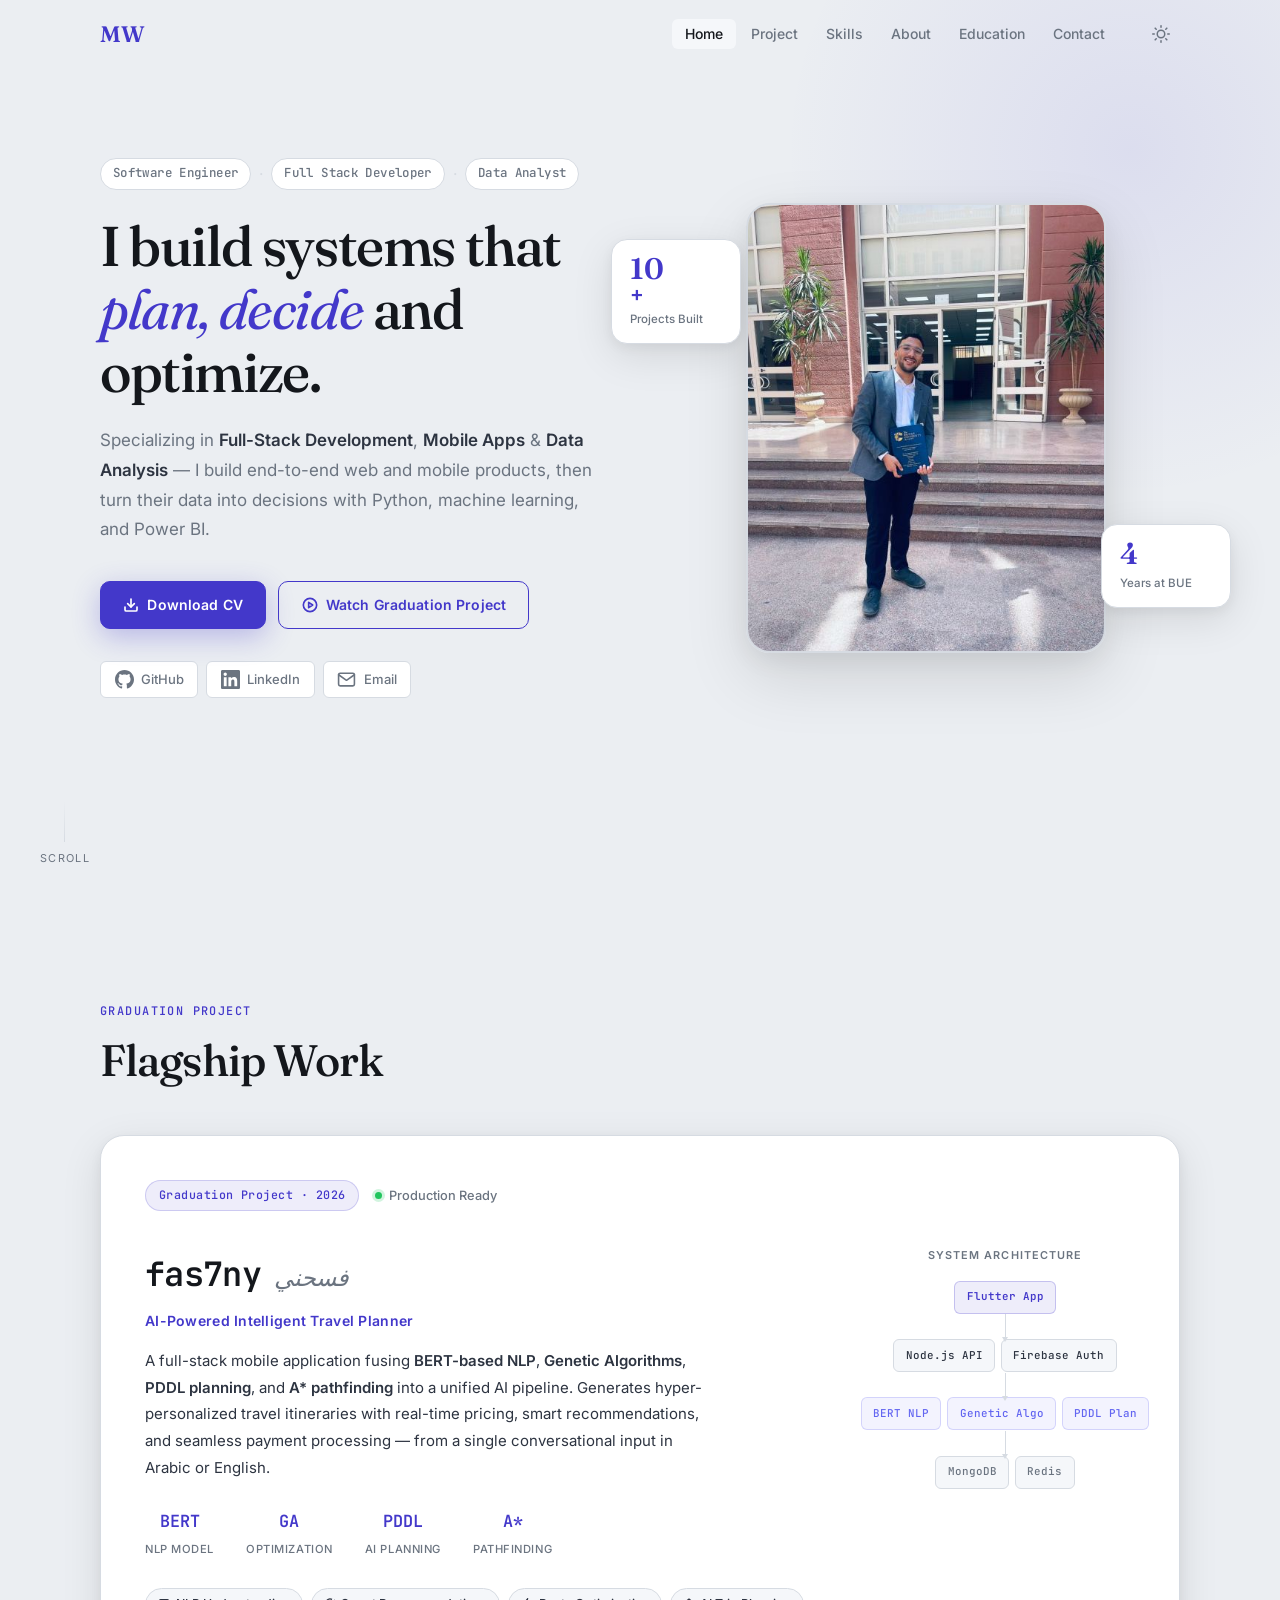
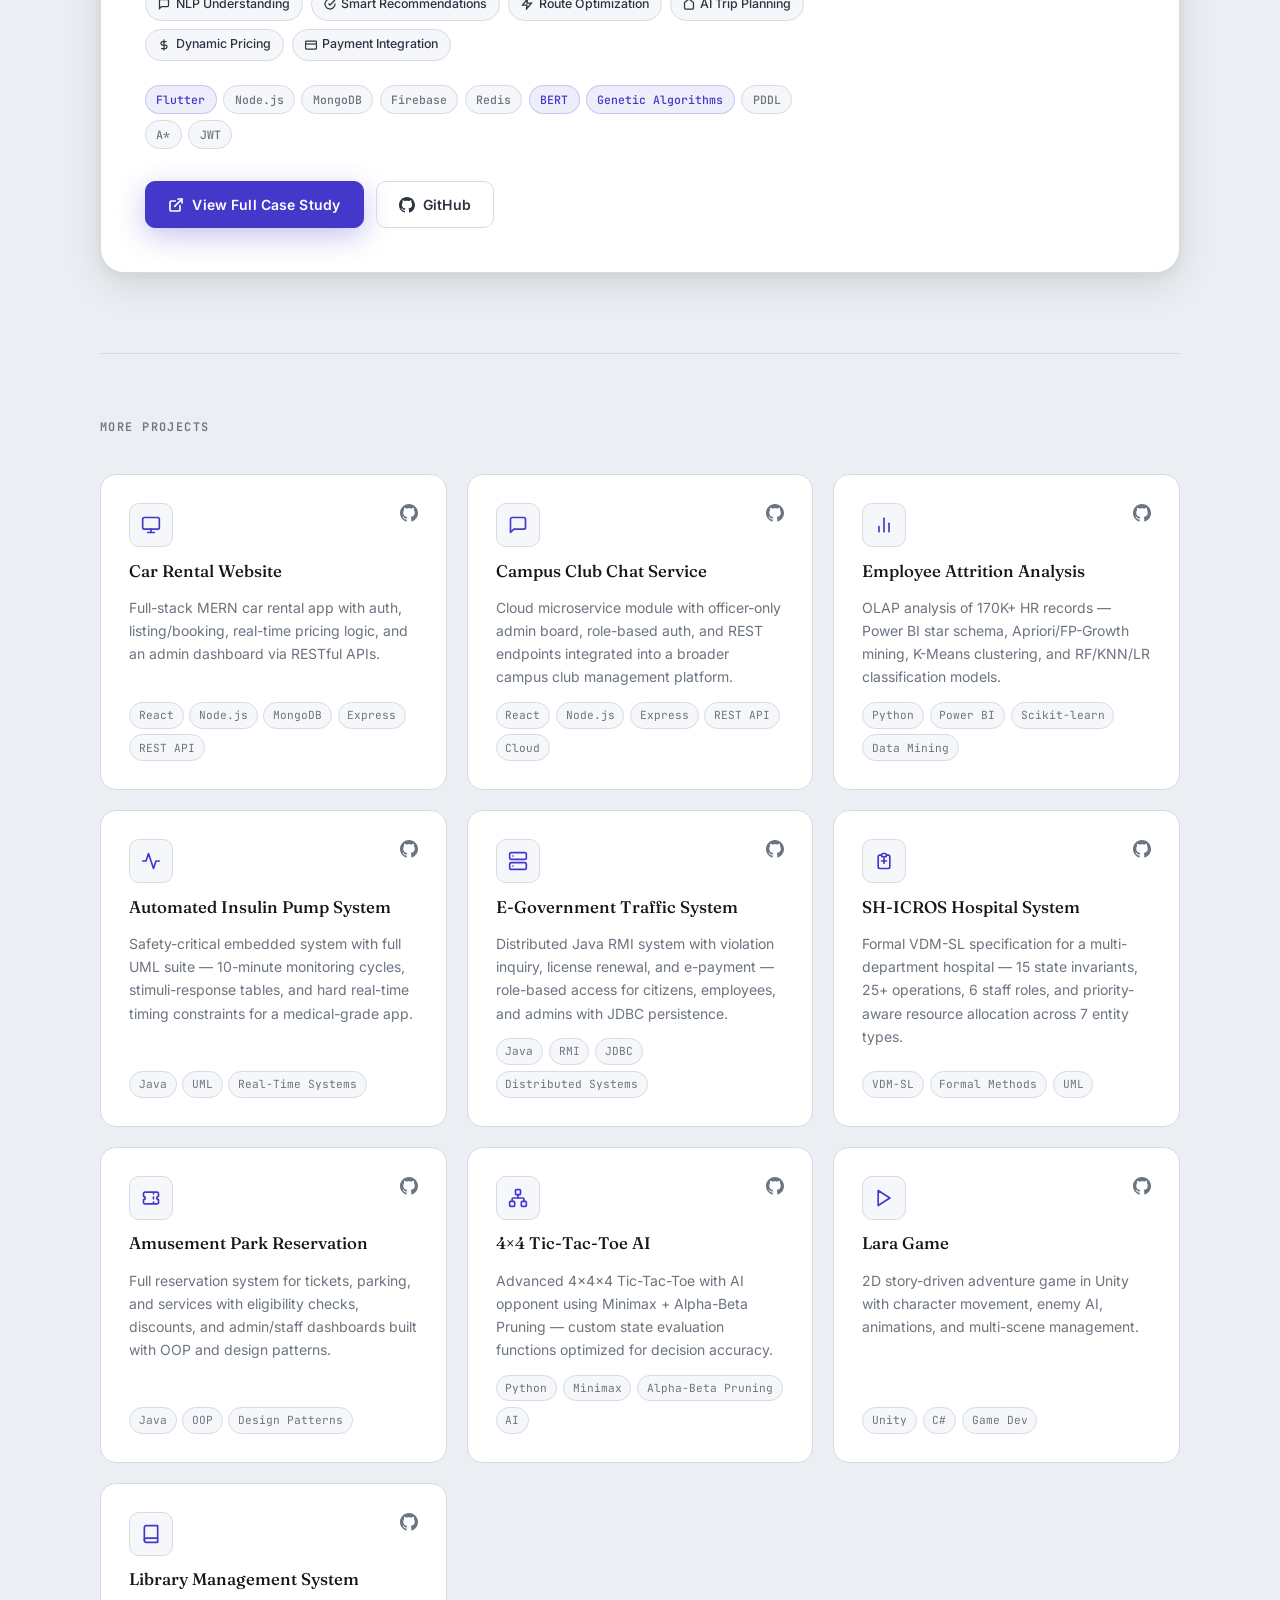
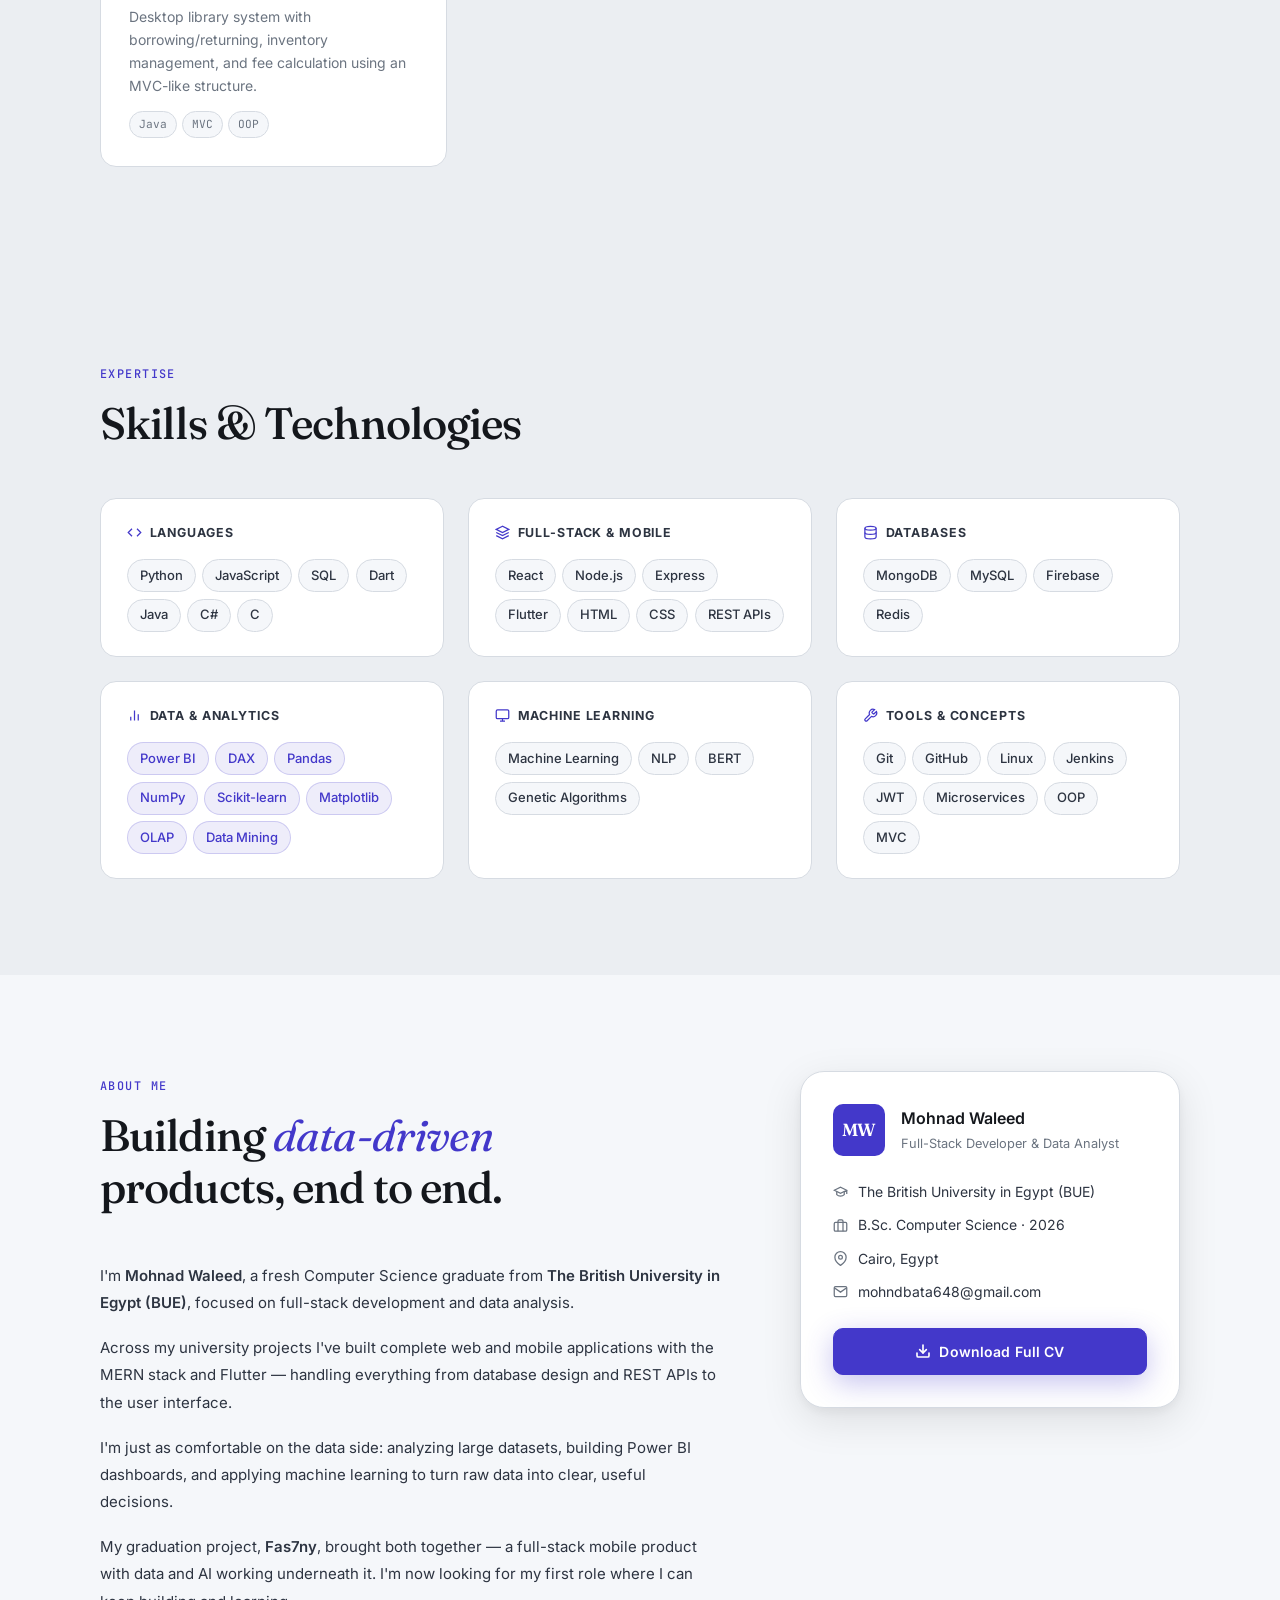
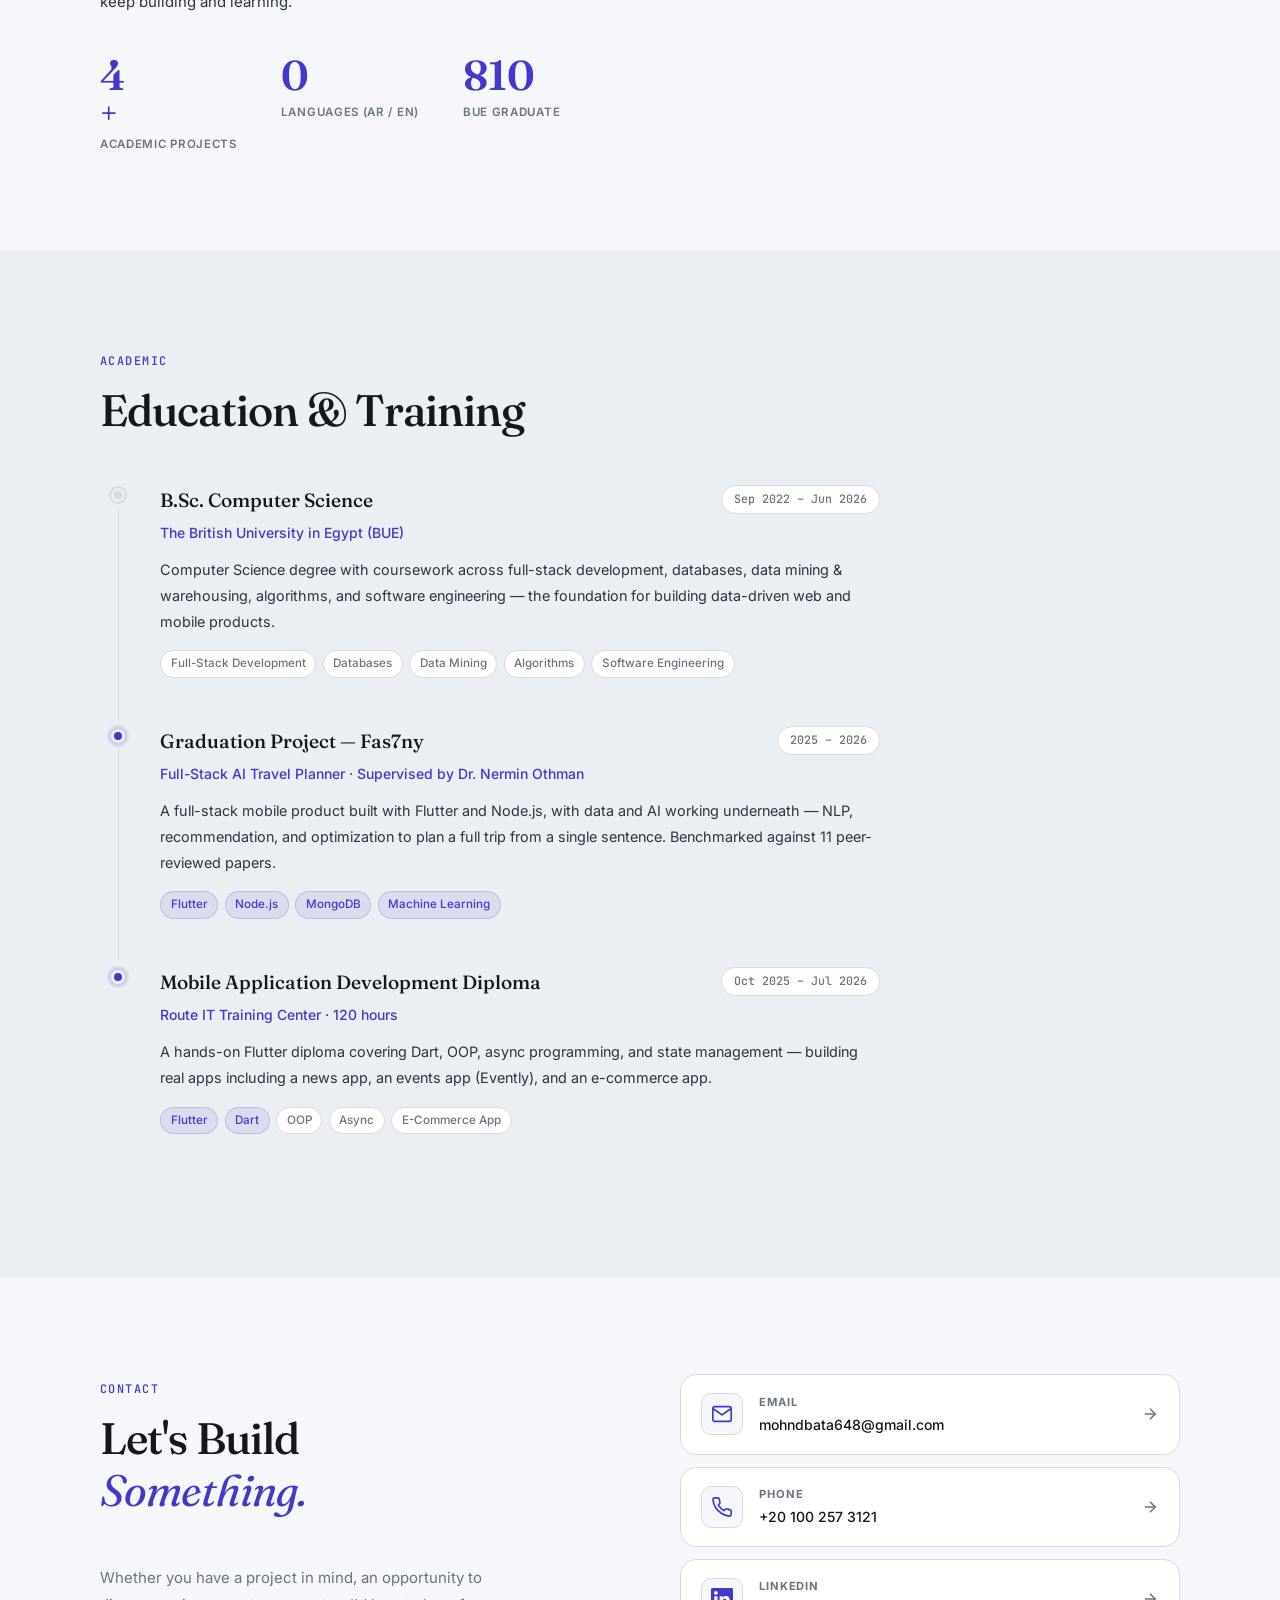
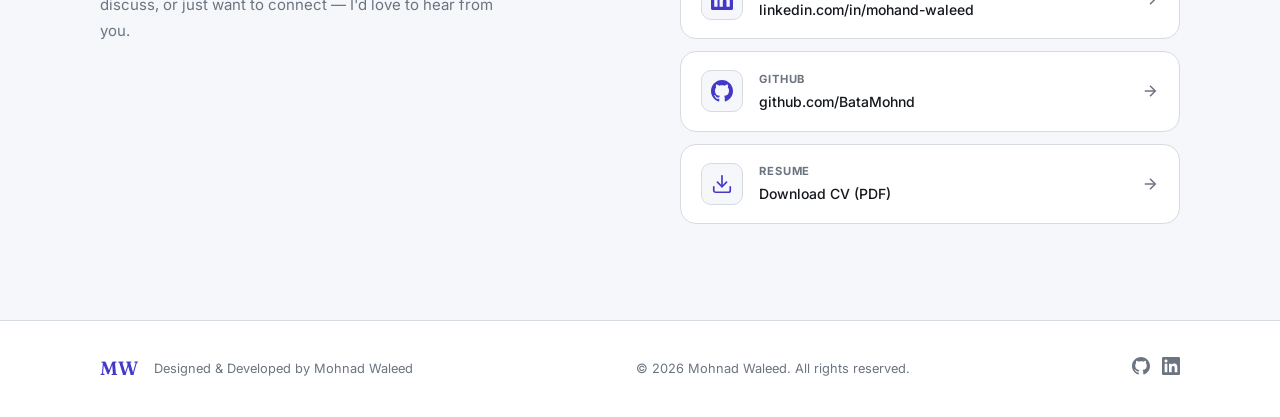
<file: index.html>
<!DOCTYPE html> <html lang="en" data-theme="light"> <head> <meta charset="UTF-8"> <meta name="viewport" content="width=device-width, initial-scale=1.0"> <meta name="description" content="Mohnad Waleed — Software Engineer, AI Engineer & Full Stack Developer. Building AI systems that plan,
Index · HTML
<!DOCTYPE html>
<html lang="en" data-theme="light">
<head>
  <meta charset="UTF-8">
  <meta name="viewport" content="width=device-width, initial-scale=1.0">
  <meta name="description" content="Mohnad Waleed — Software Engineer, AI Engineer & Full Stack Developer. Building AI systems that plan, decide, and optimize.">
  <meta name="keywords" content="Mohnad Waleed, Software Engineer, AI Engineer, Full Stack Developer, Machine Learning, NLP, BUE, Egypt">
  <meta name="author" content="Mohnad Waleed">
  <meta name="robots" content="index, follow">
  <meta property="og:title" content="Mohnad Waleed — Software & AI Engineer">
  <meta property="og:description" content="Building AI systems that plan, decide, and optimize.">
  <meta property="og:image" content="me.jpg">
  <meta property="og:type" content="website">
  <meta name="twitter:card" content="summary_large_image">
  <meta name="twitter:title" content="Mohnad Waleed — Software & AI Engineer">
  <meta name="twitter:description" content="Building AI systems that plan, decide, and optimize.">
  <meta name="twitter:image" content="me.jpg">
  <link rel="icon" type="image/png" href="favicon.png">
  <link rel="preconnect" href="https://fonts.googleapis.com">
  <link rel="preconnect" href="https://fonts.gstatic.com" crossorigin>
  <link href="https://fonts.googleapis.com/css2?family=Fraunces:ital,opsz,wght@0,9..144,300;0,9..144,400;0,9..144,500;0,9..144,600;0,9..144,700;1,9..144,300;1,9..144,400;1,9..144,500&family=Inter:wght@300;400;500;600;700&family=JetBrains+Mono:wght@400;500;600&display=swap" rel="stylesheet">
  <link rel="stylesheet" href="style.css">
  <title>Mohnad Waleed — Software & Data Analyst</title>
</head>
<body>
 
<div id="loader" class="loader" aria-hidden="true">
  <div class="loader__inner">
    <div class="loader__logo">MW</div>
    <div class="loader__bar"><div class="loader__progress"></div></div>
  </div>
</div>
 
<!-- Back to Top -->
<button id="back-to-top" class="back-to-top" aria-label="Back to top">
  <svg width="20" height="20" viewBox="0 0 24 24" fill="none" stroke="currentColor" stroke-width="2.5" stroke-linecap="round" stroke-linejoin="round" aria-hidden="true"><polyline points="18 15 12 9 6 15"></polyline></svg>
</button>
 
<!-- Navigation -->
<nav class="nav" id="nav" role="navigation" aria-label="Main navigation">
  <div class="nav__container">
    <a href="#home" class="nav__logo" aria-label="Mohnad Waleed — Home">MW</a>
    <ul class="nav__links" role="list">
      <li><a href="#home"      class="nav__link">Home</a></li>
      <li><a href="#projects"  class="nav__link">Project</a></li>
      <li><a href="#skills"    class="nav__link">Skills</a></li>
      <li><a href="#about"     class="nav__link">About</a></li>
      <li><a href="#education" class="nav__link">Education</a></li>
      <li><a href="#contact"   class="nav__link">Contact</a></li>
    </ul>
    <div class="nav__actions">
      <button id="theme-toggle" class="theme-toggle" aria-label="Toggle dark mode">
        <svg class="icon-sun" width="18" height="18" viewBox="0 0 24 24" fill="none" stroke="currentColor" stroke-width="2" stroke-linecap="round" stroke-linejoin="round" aria-hidden="true"><circle cx="12" cy="12" r="5"></circle><line x1="12" y1="1" x2="12" y2="3"></line><line x1="12" y1="21" x2="12" y2="23"></line><line x1="4.22" y1="4.22" x2="5.64" y2="5.64"></line><line x1="18.36" y1="18.36" x2="19.78" y2="19.78"></line><line x1="1" y1="12" x2="3" y2="12"></line><line x1="21" y1="12" x2="23" y2="12"></line><line x1="4.22" y1="19.78" x2="5.64" y2="18.36"></line><line x1="18.36" y1="5.64" x2="19.78" y2="4.22"></line></svg>
        <svg class="icon-moon" width="18" height="18" viewBox="0 0 24 24" fill="none" stroke="currentColor" stroke-width="2" stroke-linecap="round" stroke-linejoin="round" aria-hidden="true"><path d="M21 12.79A9 9 0 1 1 11.21 3 7 7 0 0 0 21 12.79z"></path></svg>
      </button>
      <button class="nav__hamburger" id="hamburger" aria-label="Toggle menu" aria-expanded="false" aria-controls="mobile-menu">
        <span></span><span></span><span></span>
      </button>
    </div>
  </div>
</nav>
 
<!-- Mobile Menu -->
<div class="mobile-menu" id="mobile-menu" role="dialog" aria-label="Mobile navigation" aria-modal="true">
  <ul class="mobile-menu__links" role="list">
    <li><a href="#home"      class="mobile-menu__link">Home</a></li>
    <li><a href="#projects"  class="mobile-menu__link">Project</a></li>
    <li><a href="#skills"    class="mobile-menu__link">Skills</a></li>
    <li><a href="#about"     class="mobile-menu__link">About</a></li>
    <li><a href="#education" class="mobile-menu__link">Education</a></li>
    <li><a href="#contact"   class="mobile-menu__link">Contact</a></li>
  </ul>
</div>
 
<main id="main-content">
 
<!-- ══════════════════════════════════════════════════════════
     HERO
══════════════════════════════════════════════════════════ -->
<section class="hero" id="home" aria-label="Introduction">
  <div class="hero__container">
 
    <div class="hero__content">
      <div class="hero__roles" data-reveal="fade-up" data-delay="0">
        <span class="hero__role">Software Engineer</span>
        <span class="hero__role-sep" aria-hidden="true">·</span>
        <span class="hero__role">Full Stack Developer</span>
        <span class="hero__role-sep" aria-hidden="true">·</span>
        <span class="hero__role">Data Analyst</span>
      </div>
 
      <h1 class="hero__title" data-reveal="fade-up" data-delay="120">
        I build  systems that<br>
        <em class="hero__italic">plan, decide</em> and optimize.
      </h1>
 
     <p class="hero__subtitle" data-reveal="fade-up" data-delay="240">
  Specializing in <strong>Full-Stack Development</strong>, <strong>Mobile Apps</strong> &amp; <strong>Data Analysis</strong> — I build end-to-end web and mobile products, then turn their data into decisions with Python, machine learning, and Power BI.
      </p>
 
      <div class="hero__cta" data-reveal="fade-up" data-delay="360">
        <a href="cv.pdf" download class="btn btn--primary">
          <svg width="16" height="16" viewBox="0 0 24 24" fill="none" stroke="currentColor" stroke-width="2.5" stroke-linecap="round" stroke-linejoin="round" aria-hidden="true"><path d="M21 15v4a2 2 0 0 1-2 2H5a2 2 0 0 1-2-2v-4"/><polyline points="7 10 12 15 17 10"/><line x1="12" y1="15" x2="12" y2="3"/></svg>
          Download CV
        </a>
        <a href="fas7ny.html" class="btn btn--secondary">
          <svg width="16" height="16" viewBox="0 0 24 24" fill="none" stroke="currentColor" stroke-width="2.5" stroke-linecap="round" stroke-linejoin="round" aria-hidden="true"><circle cx="12" cy="12" r="10"/><polygon points="10 8 16 12 10 16 10 8"/></svg>
          Watch Graduation Project
        </a>
      </div>
 
      <div class="hero__socials" data-reveal="fade-up" data-delay="480">
        <a href="https://github.com/BataMohnd" target="_blank" rel="noopener noreferrer" class="social-btn" aria-label="GitHub">
          <svg width="19" height="19" viewBox="0 0 24 24" fill="currentColor" aria-hidden="true"><path d="M12 0c-6.626 0-12 5.373-12 12 0 5.302 3.438 9.8 8.207 11.387.599.111.793-.261.793-.577v-2.234c-3.338.726-4.033-1.416-4.033-1.416-.546-1.387-1.333-1.756-1.333-1.756-1.089-.745.083-.729.083-.729 1.205.084 1.839 1.237 1.839 1.237 1.07 1.834 2.807 1.304 3.492.997.107-.775.418-1.305.762-1.604-2.665-.305-5.467-1.334-5.467-5.931 0-1.311.469-2.381 1.236-3.221-.124-.303-.535-1.524.117-3.176 0 0 1.008-.322 3.301 1.23.957-.266 1.983-.399 3.003-.404 1.02.005 2.047.138 3.006.404 2.291-1.552 3.297-1.23 3.297-1.23.653 1.653.242 2.874.118 3.176.77.84 1.235 1.911 1.235 3.221 0 4.609-2.807 5.624-5.479 5.921.43.372.823 1.102.823 2.222v3.293c0 .319.192.694.801.576 4.765-1.589 8.199-6.086 8.199-11.386 0-6.627-5.373-12-12-12z"/></svg>
          GitHub
        </a>
        <a href="https://www.linkedin.com/in/mohand-waleed-b33766304" target="_blank" rel="noopener noreferrer" class="social-btn" aria-label="LinkedIn">
          <svg width="19" height="19" viewBox="0 0 24 24" fill="currentColor" aria-hidden="true"><path d="M20.447 20.452h-3.554v-5.569c0-1.328-.027-3.037-1.852-3.037-1.853 0-2.136 1.445-2.136 2.939v5.667H9.351V9h3.414v1.561h.046c.477-.9 1.637-1.85 3.37-1.85 3.601 0 4.267 2.37 4.267 5.455v6.286zM5.337 7.433c-1.144 0-2.063-.926-2.063-2.065 0-1.138.92-2.063 2.063-2.063 1.14 0 2.064.925 2.064 2.063 0 1.139-.925 2.065-2.064 2.065zm1.782 13.019H3.555V9h3.564v11.452zM22.225 0H1.771C.792 0 0 .774 0 1.729v20.542C0 23.227.792 24 1.771 24h20.451C23.2 24 24 23.227 24 22.271V1.729C24 .774 23.2 0 22.222 0h.003z"/></svg>
          LinkedIn
        </a>
        <a href="mailto:mohndbata648@gmail.com" class="social-btn" aria-label="Email">
          <svg width="19" height="19" viewBox="0 0 24 24" fill="none" stroke="currentColor" stroke-width="2" stroke-linecap="round" stroke-linejoin="round" aria-hidden="true"><path d="M4 4h16c1.1 0 2 .9 2 2v12c0 1.1-.9 2-2 2H4c-1.1 0-2-.9-2-2V6c0-1.1.9-2 2-2z"/><polyline points="22,6 12,13 2,6"/></svg>
          Email
        </a>
      </div>
    </div>
 
    <div class="hero__visual" data-reveal="fade-left" data-delay="200">
      <div class="hero__img-wrap">
        <div class="hero__img-frame">
          <img src="me.jpg" alt="Mohnad Waleed — Software & AI Engineer" class="hero__img" loading="eager" width="420" height="520">
        </div>
        <div class="hero__img-glow" aria-hidden="true"></div>
      </div>
      <div class="hero__float hero__float--tl" aria-hidden="true">
        <span class="hero__float-num" data-count="10">0</span><span class="hero__float-plus">+</span>
        <span class="hero__float-lbl">Projects Built</span>
      </div>
      <div class="hero__float hero__float--br" aria-hidden="true">
        <span class="hero__float-num" data-count="4">0</span>
        <span class="hero__float-lbl">Years at BUE</span>
      </div>
    </div>
 
  </div>
  <div class="hero__scroll-hint" aria-hidden="true">
    <div class="hero__scroll-line"></div>
    <span>Scroll</span>
  </div>
</section>
 
<!-- ══════════════════════════════════════════════════════════
     FEATURED PROJECT — FAS7NY  (the only project)
══════════════════════════════════════════════════════════ -->
<section class="featured" id="projects" aria-label="Featured project Fas7ny">
  <div class="container">
    <div class="section-eyebrow" data-reveal="fade-up">Graduation Project</div>
    <h2 class="section-heading" data-reveal="fade-up" data-delay="80">Flagship Work</h2>
 
    <article class="feat-card" data-reveal="fade-up" data-delay="160">
      <div class="feat-card__top">
        <div class="feat-card__badge">Graduation Project · 2026</div>
        <div class="feat-card__status">
          <span class="status-dot" aria-hidden="true"></span>
          Production Ready
        </div>
      </div>
 
      <div class="feat-card__body">
        <div class="feat-card__info">
          <h3 class="feat-card__name">
            <span class="feat-card__mono">fas7ny</span>
            <span class="feat-card__arabic" lang="ar">فسحني</span>
          </h3>
          <p class="feat-card__tagline">AI-Powered Intelligent Travel Planner</p>
          <p class="feat-card__desc">A full-stack mobile application fusing <strong>BERT-based NLP</strong>, <strong>Genetic Algorithms</strong>, <strong>PDDL planning</strong>, and <strong>A* pathfinding</strong> into a unified AI pipeline. Generates hyper-personalized travel itineraries with real-time pricing, smart recommendations, and seamless payment processing — from a single conversational input in Arabic or English.</p>
 
          <div class="feat-metrics">
            <div class="feat-metric"><span class="feat-metric__val">BERT</span><span class="feat-metric__lbl">NLP Model</span></div>
            <div class="feat-metric"><span class="feat-metric__val">GA</span><span class="feat-metric__lbl">Optimization</span></div>
            <div class="feat-metric"><span class="feat-metric__val">PDDL</span><span class="feat-metric__lbl">AI Planning</span></div>
            <div class="feat-metric"><span class="feat-metric__val">A*</span><span class="feat-metric__lbl">Pathfinding</span></div>
          </div>
 
          <div class="feat-modules">
            <span class="module-tag"><svg width="12" height="12" viewBox="0 0 24 24" fill="none" stroke="currentColor" stroke-width="2.5" aria-hidden="true"><path d="M21 15a2 2 0 0 1-2 2H7l-4 4V5a2 2 0 0 1 2-2h14a2 2 0 0 1 2 2z"/></svg>NLP Understanding</span>
            <span class="module-tag"><svg width="12" height="12" viewBox="0 0 24 24" fill="none" stroke="currentColor" stroke-width="2.5" aria-hidden="true"><path d="M22 11.08V12a10 10 0 1 1-5.93-9.14"/><polyline points="22 4 12 14.01 9 11.01"/></svg>Smart Recommendations</span>
            <span class="module-tag"><svg width="12" height="12" viewBox="0 0 24 24" fill="none" stroke="currentColor" stroke-width="2.5" aria-hidden="true"><polygon points="13 2 3 14 12 14 11 22 21 10 12 10 13 2"/></svg>Route Optimization</span>
            <span class="module-tag"><svg width="12" height="12" viewBox="0 0 24 24" fill="none" stroke="currentColor" stroke-width="2.5" aria-hidden="true"><path d="M3 9l9-7 9 7v11a2 2 0 0 1-2 2H5a2 2 0 0 1-2-2z"/></svg>AI Trip Planning</span>
            <span class="module-tag"><svg width="12" height="12" viewBox="0 0 24 24" fill="none" stroke="currentColor" stroke-width="2.5" aria-hidden="true"><line x1="12" y1="1" x2="12" y2="23"/><path d="M17 5H9.5a3.5 3.5 0 0 0 0 7h5a3.5 3.5 0 0 1 0 7H6"/></svg>Dynamic Pricing</span>
            <span class="module-tag"><svg width="12" height="12" viewBox="0 0 24 24" fill="none" stroke="currentColor" stroke-width="2.5" aria-hidden="true"><rect x="1" y="4" width="22" height="16" rx="2" ry="2"/><line x1="1" y1="10" x2="23" y2="10"/></svg>Payment Integration</span>
          </div>
 
          <div class="feat-stack">
            <span class="tech-pill tech-pill--hi">Flutter</span>
            <span class="tech-pill">Node.js</span>
            <span class="tech-pill">MongoDB</span>
            <span class="tech-pill">Firebase</span>
            <span class="tech-pill">Redis</span>
            <span class="tech-pill tech-pill--hi">BERT</span>
            <span class="tech-pill tech-pill--hi">Genetic Algorithms</span>
            <span class="tech-pill">PDDL</span>
            <span class="tech-pill">A*</span>
            <span class="tech-pill">JWT</span>
          </div>
 
          <div class="feat-actions">
            <a href="fas7ny.html" class="btn btn--primary">
              <svg width="16" height="16" viewBox="0 0 24 24" fill="none" stroke="currentColor" stroke-width="2.5" stroke-linecap="round" stroke-linejoin="round" aria-hidden="true"><path d="M18 13v6a2 2 0 0 1-2 2H5a2 2 0 0 1-2-2V8a2 2 0 0 1 2-2h6"/><polyline points="15 3 21 3 21 9"/><line x1="10" y1="14" x2="21" y2="3"/></svg>
              View Full Case Study
            </a>
            <a href="https://github.com/BataMohnd" target="_blank" rel="noopener noreferrer" class="btn btn--ghost">
              <svg width="16" height="16" viewBox="0 0 24 24" fill="currentColor" aria-hidden="true"><path d="M12 0c-6.626 0-12 5.373-12 12 0 5.302 3.438 9.8 8.207 11.387.599.111.793-.261.793-.577v-2.234c-3.338.726-4.033-1.416-4.033-1.416-.546-1.387-1.333-1.756-1.333-1.756-1.089-.745.083-.729.083-.729 1.205.084 1.839 1.237 1.839 1.237 1.07 1.834 2.807 1.304 3.492.997.107-.775.418-1.305.762-1.604-2.665-.305-5.467-1.334-5.467-5.931 0-1.311.469-2.381 1.236-3.221-.124-.303-.535-1.524.117-3.176 0 0 1.008-.322 3.301 1.23.957-.266 1.983-.399 3.003-.404 1.02.005 2.047.138 3.006.404 2.291-1.552 3.297-1.23 3.297-1.23.653 1.653.242 2.874.118 3.176.77.84 1.235 1.911 1.235 3.221 0 4.609-2.807 5.624-5.479 5.921.43.372.823 1.102.823 2.222v3.293c0 .319.192.694.801.576 4.765-1.589 8.199-6.086 8.199-11.386 0-6.627-5.373-12-12-12z"/></svg>
              GitHub
            </a>
          </div>
        </div>
 
        <div class="feat-card__arch" aria-label="Fas7ny architecture diagram">
          <p class="arch-label">System Architecture</p>
          <div class="arch">
            <div class="arch__layer">
              <div class="arch__node arch__node--app">Flutter App</div>
            </div>
            <div class="arch__arrow" aria-hidden="true"></div>
            <div class="arch__layer">
              <div class="arch__node">Node.js API</div>
              <div class="arch__node">Firebase Auth</div>
            </div>
            <div class="arch__arrow" aria-hidden="true"></div>
            <div class="arch__layer">
              <div class="arch__node arch__node--ai">BERT NLP</div>
              <div class="arch__node arch__node--ai">Genetic Algo</div>
              <div class="arch__node arch__node--ai">PDDL Plan</div>
            </div>
            <div class="arch__arrow" aria-hidden="true"></div>
            <div class="arch__layer">
              <div class="arch__node arch__node--db">MongoDB</div>
              <div class="arch__node arch__node--db">Redis</div>
            </div>
          </div>
        </div>
      </div>
    </article>

    <div class="proj-more-head" data-reveal="fade-up">
      <p class="proj-more-lbl">More Projects</p>
    </div>

    <div class="proj-grid">

      <article class="proj-card" data-reveal="fade-up" data-delay="0">
        <div class="proj-card__top">
          <div class="proj-card__icon">
            <svg width="20" height="20" viewBox="0 0 24 24" fill="none" stroke="currentColor" stroke-width="2" stroke-linecap="round" stroke-linejoin="round" aria-hidden="true"><rect x="2" y="3" width="20" height="14" rx="2"/><path d="M8 21h8M12 17v4"/></svg>
          </div>
          <a href="https://github.com/BataMohnd" target="_blank" rel="noopener noreferrer" class="proj-card__gh" aria-label="View on GitHub">
            <svg width="18" height="18" viewBox="0 0 24 24" fill="currentColor" aria-hidden="true"><path d="M12 0c-6.626 0-12 5.373-12 12 0 5.302 3.438 9.8 8.207 11.387.599.111.793-.261.793-.577v-2.234c-3.338.726-4.033-1.416-4.033-1.416-.546-1.387-1.333-1.756-1.333-1.756-1.089-.745.083-.729.083-.729 1.205.084 1.839 1.237 1.839 1.237 1.07 1.834 2.807 1.304 3.492.997.107-.775.418-1.305.762-1.604-2.665-.305-5.467-1.334-5.467-5.931 0-1.311.469-2.381 1.236-3.221-.124-.303-.535-1.524.117-3.176 0 0 1.008-.322 3.301 1.23.957-.266 1.983-.399 3.003-.404 1.02.005 2.047.138 3.006.404 2.291-1.552 3.297-1.23 3.297-1.23.653 1.653.242 2.874.118 3.176.77.84 1.235 1.911 1.235 3.221 0 4.609-2.807 5.624-5.479 5.921.43.372.823 1.102.823 2.222v3.293c0 .319.192.694.801.576 4.765-1.589 8.199-6.086 8.199-11.386 0-6.627-5.373-12-12-12z"/></svg>
          </a>
        </div>
        <h3 class="proj-card__title">Car Rental Website</h3>
        <p class="proj-card__desc">Full-stack MERN car rental app with auth, listing/booking, real-time pricing logic, and an admin dashboard via RESTful APIs.</p>
        <div class="proj-card__tags">
          <span class="tech-tag">React</span><span class="tech-tag">Node.js</span><span class="tech-tag">MongoDB</span><span class="tech-tag">Express</span><span class="tech-tag">REST API</span>
        </div>
      </article>

      <article class="proj-card" data-reveal="fade-up" data-delay="80">
        <div class="proj-card__top">
          <div class="proj-card__icon">
            <svg width="20" height="20" viewBox="0 0 24 24" fill="none" stroke="currentColor" stroke-width="2" stroke-linecap="round" stroke-linejoin="round" aria-hidden="true"><path d="M21 15a2 2 0 0 1-2 2H7l-4 4V5a2 2 0 0 1 2-2h14a2 2 0 0 1 2 2z"/></svg>
          </div>
          <a href="https://github.com/BataMohnd" target="_blank" rel="noopener noreferrer" class="proj-card__gh" aria-label="View on GitHub">
            <svg width="18" height="18" viewBox="0 0 24 24" fill="currentColor" aria-hidden="true"><path d="M12 0c-6.626 0-12 5.373-12 12 0 5.302 3.438 9.8 8.207 11.387.599.111.793-.261.793-.577v-2.234c-3.338.726-4.033-1.416-4.033-1.416-.546-1.387-1.333-1.756-1.333-1.756-1.089-.745.083-.729.083-.729 1.205.084 1.839 1.237 1.839 1.237 1.07 1.834 2.807 1.304 3.492.997.107-.775.418-1.305.762-1.604-2.665-.305-5.467-1.334-5.467-5.931 0-1.311.469-2.381 1.236-3.221-.124-.303-.535-1.524.117-3.176 0 0 1.008-.322 3.301 1.23.957-.266 1.983-.399 3.003-.404 1.02.005 2.047.138 3.006.404 2.291-1.552 3.297-1.23 3.297-1.23.653 1.653.242 2.874.118 3.176.77.84 1.235 1.911 1.235 3.221 0 4.609-2.807 5.624-5.479 5.921.43.372.823 1.102.823 2.222v3.293c0 .319.192.694.801.576 4.765-1.589 8.199-6.086 8.199-11.386 0-6.627-5.373-12-12-12z"/></svg>
          </a>
        </div>
        <h3 class="proj-card__title">Campus Club Chat Service</h3>
        <p class="proj-card__desc">Cloud microservice module with officer-only admin board, role-based auth, and REST endpoints integrated into a broader campus club management platform.</p>
        <div class="proj-card__tags">
          <span class="tech-tag">React</span><span class="tech-tag">Node.js</span><span class="tech-tag">Express</span><span class="tech-tag">REST API</span><span class="tech-tag">Cloud</span>
        </div>
      </article>

      <article class="proj-card" data-reveal="fade-up" data-delay="160">
        <div class="proj-card__top">
          <div class="proj-card__icon">
            <svg width="20" height="20" viewBox="0 0 24 24" fill="none" stroke="currentColor" stroke-width="2" stroke-linecap="round" stroke-linejoin="round" aria-hidden="true"><line x1="18" y1="20" x2="18" y2="10"/><line x1="12" y1="20" x2="12" y2="4"/><line x1="6" y1="20" x2="6" y2="14"/></svg>
          </div>
          <a href="https://github.com/BataMohnd" target="_blank" rel="noopener noreferrer" class="proj-card__gh" aria-label="View on GitHub">
            <svg width="18" height="18" viewBox="0 0 24 24" fill="currentColor" aria-hidden="true"><path d="M12 0c-6.626 0-12 5.373-12 12 0 5.302 3.438 9.8 8.207 11.387.599.111.793-.261.793-.577v-2.234c-3.338.726-4.033-1.416-4.033-1.416-.546-1.387-1.333-1.756-1.333-1.756-1.089-.745.083-.729.083-.729 1.205.084 1.839 1.237 1.839 1.237 1.07 1.834 2.807 1.304 3.492.997.107-.775.418-1.305.762-1.604-2.665-.305-5.467-1.334-5.467-5.931 0-1.311.469-2.381 1.236-3.221-.124-.303-.535-1.524.117-3.176 0 0 1.008-.322 3.301 1.23.957-.266 1.983-.399 3.003-.404 1.02.005 2.047.138 3.006.404 2.291-1.552 3.297-1.23 3.297-1.23.653 1.653.242 2.874.118 3.176.77.84 1.235 1.911 1.235 3.221 0 4.609-2.807 5.624-5.479 5.921.43.372.823 1.102.823 2.222v3.293c0 .319.192.694.801.576 4.765-1.589 8.199-6.086 8.199-11.386 0-6.627-5.373-12-12-12z"/></svg>
          </a>
        </div>
        <h3 class="proj-card__title">Employee Attrition Analysis</h3>
        <p class="proj-card__desc">OLAP analysis of 170K+ HR records — Power BI star schema, Apriori/FP-Growth mining, K-Means clustering, and RF/KNN/LR classification models.</p>
        <div class="proj-card__tags">
          <span class="tech-tag">Python</span><span class="tech-tag">Power BI</span><span class="tech-tag">Scikit-learn</span><span class="tech-tag">Data Mining</span>
        </div>
      </article>

      <article class="proj-card" data-reveal="fade-up" data-delay="0">
        <div class="proj-card__top">
          <div class="proj-card__icon">
            <svg width="20" height="20" viewBox="0 0 24 24" fill="none" stroke="currentColor" stroke-width="2" stroke-linecap="round" stroke-linejoin="round" aria-hidden="true"><polyline points="22 12 18 12 15 21 9 3 6 12 2 12"/></svg>
          </div>
          <a href="https://github.com/BataMohnd" target="_blank" rel="noopener noreferrer" class="proj-card__gh" aria-label="View on GitHub">
            <svg width="18" height="18" viewBox="0 0 24 24" fill="currentColor" aria-hidden="true"><path d="M12 0c-6.626 0-12 5.373-12 12 0 5.302 3.438 9.8 8.207 11.387.599.111.793-.261.793-.577v-2.234c-3.338.726-4.033-1.416-4.033-1.416-.546-1.387-1.333-1.756-1.333-1.756-1.089-.745.083-.729.083-.729 1.205.084 1.839 1.237 1.839 1.237 1.07 1.834 2.807 1.304 3.492.997.107-.775.418-1.305.762-1.604-2.665-.305-5.467-1.334-5.467-5.931 0-1.311.469-2.381 1.236-3.221-.124-.303-.535-1.524.117-3.176 0 0 1.008-.322 3.301 1.23.957-.266 1.983-.399 3.003-.404 1.02.005 2.047.138 3.006.404 2.291-1.552 3.297-1.23 3.297-1.23.653 1.653.242 2.874.118 3.176.77.84 1.235 1.911 1.235 3.221 0 4.609-2.807 5.624-5.479 5.921.43.372.823 1.102.823 2.222v3.293c0 .319.192.694.801.576 4.765-1.589 8.199-6.086 8.199-11.386 0-6.627-5.373-12-12-12z"/></svg>
          </a>
        </div>
        <h3 class="proj-card__title">Automated Insulin Pump System</h3>
        <p class="proj-card__desc">Safety-critical embedded system with full UML suite — 10-minute monitoring cycles, stimuli-response tables, and hard real-time timing constraints for a medical-grade app.</p>
        <div class="proj-card__tags">
          <span class="tech-tag">Java</span><span class="tech-tag">UML</span><span class="tech-tag">Real-Time Systems</span>
        </div>
      </article>

      <article class="proj-card" data-reveal="fade-up" data-delay="80">
        <div class="proj-card__top">
          <div class="proj-card__icon">
            <svg width="20" height="20" viewBox="0 0 24 24" fill="none" stroke="currentColor" stroke-width="2" stroke-linecap="round" stroke-linejoin="round" aria-hidden="true"><rect x="2" y="2" width="20" height="8" rx="2"/><rect x="2" y="14" width="20" height="8" rx="2"/><line x1="6" y1="6" x2="6.01" y2="6"/><line x1="6" y1="18" x2="6.01" y2="18"/></svg>
          </div>
          <a href="https://github.com/BataMohnd" target="_blank" rel="noopener noreferrer" class="proj-card__gh" aria-label="View on GitHub">
            <svg width="18" height="18" viewBox="0 0 24 24" fill="currentColor" aria-hidden="true"><path d="M12 0c-6.626 0-12 5.373-12 12 0 5.302 3.438 9.8 8.207 11.387.599.111.793-.261.793-.577v-2.234c-3.338.726-4.033-1.416-4.033-1.416-.546-1.387-1.333-1.756-1.333-1.756-1.089-.745.083-.729.083-.729 1.205.084 1.839 1.237 1.839 1.237 1.07 1.834 2.807 1.304 3.492.997.107-.775.418-1.305.762-1.604-2.665-.305-5.467-1.334-5.467-5.931 0-1.311.469-2.381 1.236-3.221-.124-.303-.535-1.524.117-3.176 0 0 1.008-.322 3.301 1.23.957-.266 1.983-.399 3.003-.404 1.02.005 2.047.138 3.006.404 2.291-1.552 3.297-1.23 3.297-1.23.653 1.653.242 2.874.118 3.176.77.84 1.235 1.911 1.235 3.221 0 4.609-2.807 5.624-5.479 5.921.43.372.823 1.102.823 2.222v3.293c0 .319.192.694.801.576 4.765-1.589 8.199-6.086 8.199-11.386 0-6.627-5.373-12-12-12z"/></svg>
          </a>
        </div>
        <h3 class="proj-card__title">E-Government Traffic System</h3>
        <p class="proj-card__desc">Distributed Java RMI system with violation inquiry, license renewal, and e-payment — role-based access for citizens, employees, and admins with JDBC persistence.</p>
        <div class="proj-card__tags">
          <span class="tech-tag">Java</span><span class="tech-tag">RMI</span><span class="tech-tag">JDBC</span><span class="tech-tag">Distributed Systems</span>
        </div>
      </article>

      <article class="proj-card" data-reveal="fade-up" data-delay="160">
        <div class="proj-card__top">
          <div class="proj-card__icon">
            <svg width="20" height="20" viewBox="0 0 24 24" fill="none" stroke="currentColor" stroke-width="2" stroke-linecap="round" stroke-linejoin="round" aria-hidden="true"><path d="M9 5H7a2 2 0 0 0-2 2v12a2 2 0 0 0 2 2h10a2 2 0 0 0 2-2V7a2 2 0 0 0-2-2h-2"/><rect x="9" y="3" width="6" height="4" rx="2"/><line x1="9" y1="12" x2="15" y2="12"/><line x1="12" y1="9" x2="12" y2="15"/></svg>
          </div>
          <a href="https://github.com/BataMohnd" target="_blank" rel="noopener noreferrer" class="proj-card__gh" aria-label="View on GitHub">
            <svg width="18" height="18" viewBox="0 0 24 24" fill="currentColor" aria-hidden="true"><path d="M12 0c-6.626 0-12 5.373-12 12 0 5.302 3.438 9.8 8.207 11.387.599.111.793-.261.793-.577v-2.234c-3.338.726-4.033-1.416-4.033-1.416-.546-1.387-1.333-1.756-1.333-1.756-1.089-.745.083-.729.083-.729 1.205.084 1.839 1.237 1.839 1.237 1.07 1.834 2.807 1.304 3.492.997.107-.775.418-1.305.762-1.604-2.665-.305-5.467-1.334-5.467-5.931 0-1.311.469-2.381 1.236-3.221-.124-.303-.535-1.524.117-3.176 0 0 1.008-.322 3.301 1.23.957-.266 1.983-.399 3.003-.404 1.02.005 2.047.138 3.006.404 2.291-1.552 3.297-1.23 3.297-1.23.653 1.653.242 2.874.118 3.176.77.84 1.235 1.911 1.235 3.221 0 4.609-2.807 5.624-5.479 5.921.43.372.823 1.102.823 2.222v3.293c0 .319.192.694.801.576 4.765-1.589 8.199-6.086 8.199-11.386 0-6.627-5.373-12-12-12z"/></svg>
          </a>
        </div>
        <h3 class="proj-card__title">SH-ICROS Hospital System</h3>
        <p class="proj-card__desc">Formal VDM-SL specification for a multi-department hospital — 15 state invariants, 25+ operations, 6 staff roles, and priority-aware resource allocation across 7 entity types.</p>
        <div class="proj-card__tags">
          <span class="tech-tag">VDM-SL</span><span class="tech-tag">Formal Methods</span><span class="tech-tag">UML</span>
        </div>
      </article>

      <article class="proj-card" data-reveal="fade-up" data-delay="0">
        <div class="proj-card__top">
          <div class="proj-card__icon">
            <svg width="20" height="20" viewBox="0 0 24 24" fill="none" stroke="currentColor" stroke-width="2" stroke-linecap="round" stroke-linejoin="round" aria-hidden="true"><path d="M15 5v2m0 4v2m0 4v2M5 5a2 2 0 0 0-2 2v3a2 2 0 0 1 0 4v3a2 2 0 0 0 2 2h14a2 2 0 0 0 2-2v-3a2 2 0 1 1 0-4V7a2 2 0 0 0-2-2H5z"/></svg>
          </div>
          <a href="https://github.com/BataMohnd" target="_blank" rel="noopener noreferrer" class="proj-card__gh" aria-label="View on GitHub">
            <svg width="18" height="18" viewBox="0 0 24 24" fill="currentColor" aria-hidden="true"><path d="M12 0c-6.626 0-12 5.373-12 12 0 5.302 3.438 9.8 8.207 11.387.599.111.793-.261.793-.577v-2.234c-3.338.726-4.033-1.416-4.033-1.416-.546-1.387-1.333-1.756-1.333-1.756-1.089-.745.083-.729.083-.729 1.205.084 1.839 1.237 1.839 1.237 1.07 1.834 2.807 1.304 3.492.997.107-.775.418-1.305.762-1.604-2.665-.305-5.467-1.334-5.467-5.931 0-1.311.469-2.381 1.236-3.221-.124-.303-.535-1.524.117-3.176 0 0 1.008-.322 3.301 1.23.957-.266 1.983-.399 3.003-.404 1.02.005 2.047.138 3.006.404 2.291-1.552 3.297-1.23 3.297-1.23.653 1.653.242 2.874.118 3.176.77.84 1.235 1.911 1.235 3.221 0 4.609-2.807 5.624-5.479 5.921.43.372.823 1.102.823 2.222v3.293c0 .319.192.694.801.576 4.765-1.589 8.199-6.086 8.199-11.386 0-6.627-5.373-12-12-12z"/></svg>
          </a>
        </div>
        <h3 class="proj-card__title">Amusement Park Reservation</h3>
        <p class="proj-card__desc">Full reservation system for tickets, parking, and services with eligibility checks, discounts, and admin/staff dashboards built with OOP and design patterns.</p>
        <div class="proj-card__tags">
          <span class="tech-tag">Java</span><span class="tech-tag">OOP</span><span class="tech-tag">Design Patterns</span>
        </div>
      </article>

      <article class="proj-card" data-reveal="fade-up" data-delay="80">
        <div class="proj-card__top">
          <div class="proj-card__icon">
            <svg width="20" height="20" viewBox="0 0 24 24" fill="none" stroke="currentColor" stroke-width="2" stroke-linecap="round" stroke-linejoin="round" aria-hidden="true"><rect x="16" y="16" width="6" height="6" rx="1"/><rect x="2" y="16" width="6" height="6" rx="1"/><rect x="9" y="2" width="6" height="6" rx="1"/><path d="M5 16v-3a1 1 0 0 1 1-1h12a1 1 0 0 1 1 1v3"/><path d="M12 12V8"/></svg>
          </div>
          <a href="https://github.com/BataMohnd" target="_blank" rel="noopener noreferrer" class="proj-card__gh" aria-label="View on GitHub">
            <svg width="18" height="18" viewBox="0 0 24 24" fill="currentColor" aria-hidden="true"><path d="M12 0c-6.626 0-12 5.373-12 12 0 5.302 3.438 9.8 8.207 11.387.599.111.793-.261.793-.577v-2.234c-3.338.726-4.033-1.416-4.033-1.416-.546-1.387-1.333-1.756-1.333-1.756-1.089-.745.083-.729.083-.729 1.205.084 1.839 1.237 1.839 1.237 1.07 1.834 2.807 1.304 3.492.997.107-.775.418-1.305.762-1.604-2.665-.305-5.467-1.334-5.467-5.931 0-1.311.469-2.381 1.236-3.221-.124-.303-.535-1.524.117-3.176 0 0 1.008-.322 3.301 1.23.957-.266 1.983-.399 3.003-.404 1.02.005 2.047.138 3.006.404 2.291-1.552 3.297-1.23 3.297-1.23.653 1.653.242 2.874.118 3.176.77.84 1.235 1.911 1.235 3.221 0 4.609-2.807 5.624-5.479 5.921.43.372.823 1.102.823 2.222v3.293c0 .319.192.694.801.576 4.765-1.589 8.199-6.086 8.199-11.386 0-6.627-5.373-12-12-12z"/></svg>
          </a>
        </div>
        <h3 class="proj-card__title">4×4 Tic-Tac-Toe AI</h3>
        <p class="proj-card__desc">Advanced 4×4×4 Tic-Tac-Toe with AI opponent using Minimax + Alpha-Beta Pruning — custom state evaluation functions optimized for decision accuracy.</p>
        <div class="proj-card__tags">
          <span class="tech-tag">Python</span><span class="tech-tag">Minimax</span><span class="tech-tag">Alpha-Beta Pruning</span><span class="tech-tag">AI</span>
        </div>
      </article>

      <article class="proj-card" data-reveal="fade-up" data-delay="160">
        <div class="proj-card__top">
          <div class="proj-card__icon">
            <svg width="20" height="20" viewBox="0 0 24 24" fill="none" stroke="currentColor" stroke-width="2" stroke-linecap="round" stroke-linejoin="round" aria-hidden="true"><polygon points="5 3 19 12 5 21 5 3"/></svg>
          </div>
          <a href="https://github.com/BataMohnd" target="_blank" rel="noopener noreferrer" class="proj-card__gh" aria-label="View on GitHub">
            <svg width="18" height="18" viewBox="0 0 24 24" fill="currentColor" aria-hidden="true"><path d="M12 0c-6.626 0-12 5.373-12 12 0 5.302 3.438 9.8 8.207 11.387.599.111.793-.261.793-.577v-2.234c-3.338.726-4.033-1.416-4.033-1.416-.546-1.387-1.333-1.756-1.333-1.756-1.089-.745.083-.729.083-.729 1.205.084 1.839 1.237 1.839 1.237 1.07 1.834 2.807 1.304 3.492.997.107-.775.418-1.305.762-1.604-2.665-.305-5.467-1.334-5.467-5.931 0-1.311.469-2.381 1.236-3.221-.124-.303-.535-1.524.117-3.176 0 0 1.008-.322 3.301 1.23.957-.266 1.983-.399 3.003-.404 1.02.005 2.047.138 3.006.404 2.291-1.552 3.297-1.23 3.297-1.23.653 1.653.242 2.874.118 3.176.77.84 1.235 1.911 1.235 3.221 0 4.609-2.807 5.624-5.479 5.921.43.372.823 1.102.823 2.222v3.293c0 .319.192.694.801.576 4.765-1.589 8.199-6.086 8.199-11.386 0-6.627-5.373-12-12-12z"/></svg>
          </a>
        </div>
        <h3 class="proj-card__title">Lara Game</h3>
        <p class="proj-card__desc">2D story-driven adventure game in Unity with character movement, enemy AI, animations, and multi-scene management.</p>
        <div class="proj-card__tags">
          <span class="tech-tag">Unity</span><span class="tech-tag">C#</span><span class="tech-tag">Game Dev</span>
        </div>
      </article>

      <article class="proj-card" data-reveal="fade-up" data-delay="0">
        <div class="proj-card__top">
          <div class="proj-card__icon">
            <svg width="20" height="20" viewBox="0 0 24 24" fill="none" stroke="currentColor" stroke-width="2" stroke-linecap="round" stroke-linejoin="round" aria-hidden="true"><path d="M4 19.5A2.5 2.5 0 0 1 6.5 17H20"/><path d="M6.5 2H20v20H6.5A2.5 2.5 0 0 1 4 19.5v-15A2.5 2.5 0 0 1 6.5 2z"/></svg>
          </div>
          <a href="https://github.com/BataMohnd" target="_blank" rel="noopener noreferrer" class="proj-card__gh" aria-label="View on GitHub">
            <svg width="18" height="18" viewBox="0 0 24 24" fill="currentColor" aria-hidden="true"><path d="M12 0c-6.626 0-12 5.373-12 12 0 5.302 3.438 9.8 8.207 11.387.599.111.793-.261.793-.577v-2.234c-3.338.726-4.033-1.416-4.033-1.416-.546-1.387-1.333-1.756-1.333-1.756-1.089-.745.083-.729.083-.729 1.205.084 1.839 1.237 1.839 1.237 1.07 1.834 2.807 1.304 3.492.997.107-.775.418-1.305.762-1.604-2.665-.305-5.467-1.334-5.467-5.931 0-1.311.469-2.381 1.236-3.221-.124-.303-.535-1.524.117-3.176 0 0 1.008-.322 3.301 1.23.957-.266 1.983-.399 3.003-.404 1.02.005 2.047.138 3.006.404 2.291-1.552 3.297-1.23 3.297-1.23.653 1.653.242 2.874.118 3.176.77.84 1.235 1.911 1.235 3.221 0 4.609-2.807 5.624-5.479 5.921.43.372.823 1.102.823 2.222v3.293c0 .319.192.694.801.576 4.765-1.589 8.199-6.086 8.199-11.386 0-6.627-5.373-12-12-12z"/></svg>
          </a>
        </div>
        <h3 class="proj-card__title">Library Management System</h3>
        <p class="proj-card__desc">Desktop library system with borrowing/returning, inventory management, and fee calculation using an MVC-like structure.</p>
        <div class="proj-card__tags">
          <span class="tech-tag">Java</span><span class="tech-tag">MVC</span><span class="tech-tag">OOP</span>
        </div>
      </article>

    </div>

  </div>
</section>

<!-- ══════════════════════════════════════════════════════════
     SKILLS
══════════════════════════════════════════════════════════ -->
<section class="skills" id="skills" aria-label="Skills and technologies">
  <div class="container">
    <div class="section-eyebrow" data-reveal="fade-up">Expertise</div>
    <h2 class="section-heading" data-reveal="fade-up" data-delay="80">Skills &amp; Technologies</h2>
    <div class="skills-grid">

      <div class="skill-group" data-reveal="fade-up" data-delay="0">
        <h3 class="skill-group__title"><svg width="15" height="15" viewBox="0 0 24 24" fill="none" stroke="currentColor" stroke-width="2" aria-hidden="true"><polyline points="16 18 22 12 16 6"/><polyline points="8 6 2 12 8 18"/></svg>Languages</h3>
        <div class="skill-pills"><span class="skill-pill">Python</span><span class="skill-pill">JavaScript</span><span class="skill-pill">SQL</span><span class="skill-pill">Dart</span><span class="skill-pill">Java</span><span class="skill-pill">C#</span><span class="skill-pill">C</span></div>
      </div>

      <div class="skill-group" data-reveal="fade-up" data-delay="60">
        <h3 class="skill-group__title"><svg width="15" height="15" viewBox="0 0 24 24" fill="none" stroke="currentColor" stroke-width="2" aria-hidden="true"><path d="M12 2L2 7l10 5 10-5-10-5z"/><path d="M2 17l10 5 10-5"/><path d="M2 12l10 5 10-5"/></svg>Full-Stack &amp; Mobile</h3>
        <div class="skill-pills"><span class="skill-pill">React</span><span class="skill-pill">Node.js</span><span class="skill-pill">Express</span><span class="skill-pill">Flutter</span><span class="skill-pill">HTML</span><span class="skill-pill">CSS</span><span class="skill-pill">REST APIs</span></div>
      </div>

      <div class="skill-group" data-reveal="fade-up" data-delay="120">
        <h3 class="skill-group__title"><svg width="15" height="15" viewBox="0 0 24 24" fill="none" stroke="currentColor" stroke-width="2" aria-hidden="true"><ellipse cx="12" cy="5" rx="9" ry="3"/><path d="M21 12c0 1.66-4 3-9 3s-9-1.34-9-3"/><path d="M3 5v14c0 1.66 4 3 9 3s9-1.34 9-3V5"/></svg>Databases</h3>
        <div class="skill-pills"><span class="skill-pill">MongoDB</span><span class="skill-pill">MySQL</span><span class="skill-pill">Firebase</span><span class="skill-pill">Redis</span></div>
      </div>

      <div class="skill-group" data-reveal="fade-up" data-delay="180">
        <h3 class="skill-group__title"><svg width="15" height="15" viewBox="0 0 24 24" fill="none" stroke="currentColor" stroke-width="2" aria-hidden="true"><line x1="18" y1="20" x2="18" y2="10"/><line x1="12" y1="20" x2="12" y2="4"/><line x1="6" y1="20" x2="6" y2="14"/></svg>Data &amp; Analytics</h3>
        <div class="skill-pills"><span class="skill-pill skill-pill--accent">Power BI</span><span class="skill-pill skill-pill--accent">DAX</span><span class="skill-pill skill-pill--accent">Pandas</span><span class="skill-pill skill-pill--accent">NumPy</span><span class="skill-pill skill-pill--accent">Scikit-learn</span><span class="skill-pill skill-pill--accent">Matplotlib</span><span class="skill-pill skill-pill--accent">OLAP</span><span class="skill-pill skill-pill--accent">Data Mining</span></div>
      </div>

      <div class="skill-group" data-reveal="fade-up" data-delay="240">
        <h3 class="skill-group__title"><svg width="15" height="15" viewBox="0 0 24 24" fill="none" stroke="currentColor" stroke-width="2" aria-hidden="true"><rect x="2" y="3" width="20" height="14" rx="2" ry="2"/><path d="M8 21h8"/><path d="M12 17v4"/></svg>Machine Learning</h3>
        <div class="skill-pills"><span class="skill-pill">Machine Learning</span><span class="skill-pill">NLP</span><span class="skill-pill">BERT</span><span class="skill-pill">Genetic Algorithms</span></div>
      </div>

      <div class="skill-group" data-reveal="fade-up" data-delay="300">
        <h3 class="skill-group__title"><svg width="15" height="15" viewBox="0 0 24 24" fill="none" stroke="currentColor" stroke-width="2" aria-hidden="true"><path d="M14.7 6.3a1 1 0 0 0 0 1.4l1.6 1.6a1 1 0 0 0 1.4 0l3.77-3.77a6 6 0 0 1-7.94 7.94l-6.91 6.91a2.12 2.12 0 0 1-3-3l6.91-6.91a6 6 0 0 1 7.94-7.94l-3.76 3.76z"/></svg>Tools &amp; Concepts</h3>
        <div class="skill-pills"><span class="skill-pill">Git</span><span class="skill-pill">GitHub</span><span class="skill-pill">Linux</span><span class="skill-pill">Jenkins</span><span class="skill-pill">JWT</span><span class="skill-pill">Microservices</span><span class="skill-pill">OOP</span><span class="skill-pill">MVC</span></div>
      </div>

    </div>
  </div>
</section>
<!-- ══════════════════════════════════════════════════════════
     ABOUT
══════════════════════════════════════════════════════════ -->
<section class="about" id="about" aria-label="About Mohnad Waleed">
  <div class="container">
    <div class="about__grid">

      <div class="about__text">
        <div class="section-eyebrow" data-reveal="fade-up">About Me</div>
        <h2 class="section-heading" data-reveal="fade-up" data-delay="80">Building <em>data-driven</em><br>products, end to end.</h2>
        <div class="about__bio" data-reveal="fade-up" data-delay="160">
          <p>I'm <strong>Mohnad Waleed</strong>, a fresh Computer Science graduate from <strong>The British University in Egypt (BUE)</strong>, focused on full-stack development and data analysis.</p>
          <p>Across my university projects I've built complete web and mobile applications with the MERN stack and Flutter — handling everything from database design and REST APIs to the user interface.</p>
          <p>I'm just as comfortable on the data side: analyzing large datasets, building Power BI dashboards, and applying machine learning to turn raw data into clear, useful decisions.</p>
          <p>My graduation project, <strong>Fas7ny</strong>, brought both together — a full-stack mobile product with data and AI working underneath it. I'm now looking for my first role where I can keep building and learning.</p>
        </div>
        <div class="about__stats" data-reveal="fade-up" data-delay="240">
          <div class="about__stat"><span class="about__stat-num" data-count="10">0</span><span>+</span><span class="about__stat-lbl">Academic Projects</span></div>
          <div class="about__stat"><span class="about__stat-num" data-count="2">0</span><span></span><span class="about__stat-lbl">Languages (AR / EN)</span></div>
          <div class="about__stat"><span class="about__stat-num" data-count="2026">0</span><span></span><span class="about__stat-lbl">BUE Graduate</span></div>
        </div>
      </div>

      <div class="about__card" data-reveal="fade-left" data-delay="160">
        <div class="about__card-inner">
          <div class="about__card-head">
            <div class="about__avatar" aria-hidden="true">MW</div>
            <div><div class="about__name">Mohnad Waleed</div><div class="about__role-lbl">Full-Stack Developer &amp; Data Analyst</div></div>
          </div>
          <ul class="about__meta" role="list">
            <li class="about__meta-item"><svg width="15" height="15" viewBox="0 0 24 24" fill="none" stroke="currentColor" stroke-width="2" aria-hidden="true"><path d="M22 10v6M2 10l10-5 10 5-10 5z"/><path d="M6 12v5c3 3 9 3 12 0v-5"/></svg>The British University in Egypt (BUE)</li>
            <li class="about__meta-item"><svg width="15" height="15" viewBox="0 0 24 24" fill="none" stroke="currentColor" stroke-width="2" aria-hidden="true"><rect x="2" y="7" width="20" height="14" rx="2" ry="2"/><path d="M16 21V5a2 2 0 0 0-2-2h-4a2 2 0 0 0-2 2v16"/></svg>B.Sc. Computer Science · 2026</li>
            <li class="about__meta-item"><svg width="15" height="15" viewBox="0 0 24 24" fill="none" stroke="currentColor" stroke-width="2" aria-hidden="true"><path d="M21 10c0 7-9 13-9 13s-9-6-9-13a9 9 0 0 1 18 0z"/><circle cx="12" cy="10" r="3"/></svg>Cairo, Egypt</li>
            <li class="about__meta-item"><svg width="15" height="15" viewBox="0 0 24 24" fill="none" stroke="currentColor" stroke-width="2" aria-hidden="true"><path d="M4 4h16c1.1 0 2 .9 2 2v12c0 1.1-.9 2-2 2H4c-1.1 0-2-.9-2-2V6c0-1.1.9-2 2-2z"/><polyline points="22,6 12,13 2,6"/></svg>mohndbata648@gmail.com</li>
          </ul>
          <a href="cv.pdf" download class="btn btn--primary btn--full">
            <svg width="16" height="16" viewBox="0 0 24 24" fill="none" stroke="currentColor" stroke-width="2.5" stroke-linecap="round" stroke-linejoin="round" aria-hidden="true"><path d="M21 15v4a2 2 0 0 1-2 2H5a2 2 0 0 1-2-2v-4"/><polyline points="7 10 12 15 17 10"/><line x1="12" y1="15" x2="12" y2="3"/></svg>
            Download Full CV
          </a>
        </div>
      </div>

    </div>
  </div>
</section>
<!-- ══════════════════════════════════════════════════════════
     EDUCATION
══════════════════════════════════════════════════════════ -->
<section class="education" id="education" aria-label="Education timeline">
  <div class="container">
    <div class="section-eyebrow" data-reveal="fade-up">Academic</div>
    <h2 class="section-heading" data-reveal="fade-up" data-delay="80">Education &amp; Training</h2>

    <ol class="timeline" role="list">

      <li class="timeline__item" data-reveal="fade-up" data-delay="0">
        <div class="timeline__marker" aria-hidden="true">
          <div class="timeline__dot"></div>
          <div class="timeline__line"></div>
        </div>
        <div class="timeline__body">
          <div class="timeline__header">
            <div>
              <h3 class="timeline__title">B.Sc. Computer Science</h3>
              <div class="timeline__inst">The British University in Egypt (BUE)</div>
            </div>
            <time class="timeline__date" datetime="2022/2026">Sep 2022 – Jun 2026</time>
          </div>
          <p class="timeline__desc">Computer Science degree with coursework across full-stack development, databases, data mining &amp; warehousing, algorithms, and software engineering — the foundation for building data-driven web and mobile products.</p>
          <div class="timeline__tags">
            <span class="tl-tag">Full-Stack Development</span>
            <span class="tl-tag">Databases</span>
            <span class="tl-tag">Data Mining</span>
            <span class="tl-tag">Algorithms</span>
            <span class="tl-tag">Software Engineering</span>
          </div>
        </div>
      </li>

      <li class="timeline__item" data-reveal="fade-up" data-delay="120">
        <div class="timeline__marker" aria-hidden="true">
          <div class="timeline__dot timeline__dot--accent"></div>
          <div class="timeline__line"></div>
        </div>
        <div class="timeline__body">
          <div class="timeline__header">
            <div>
              <h3 class="timeline__title">Graduation Project — Fas7ny</h3>
              <div class="timeline__inst">Full-Stack AI Travel Planner · Supervised by Dr. Nermin Othman</div>
            </div>
            <time class="timeline__date" datetime="2025/2026">2025 – 2026</time>
          </div>
          <p class="timeline__desc">A full-stack mobile product built with Flutter and Node.js, with data and AI working underneath — NLP, recommendation, and optimization to plan a full trip from a single sentence. Benchmarked against 11 peer-reviewed papers.</p>
          <div class="timeline__tags">
            <span class="tl-tag tl-tag--accent">Flutter</span>
            <span class="tl-tag tl-tag--accent">Node.js</span>
            <span class="tl-tag tl-tag--accent">MongoDB</span>
            <span class="tl-tag tl-tag--accent">Machine Learning</span>
          </div>
        </div>
      </li>

      <li class="timeline__item" data-reveal="fade-up" data-delay="240">
        <div class="timeline__marker" aria-hidden="true">
          <div class="timeline__dot timeline__dot--accent"></div>
        </div>
        <div class="timeline__body">
          <div class="timeline__header">
            <div>
              <h3 class="timeline__title">Mobile Application Development Diploma</h3>
              <div class="timeline__inst">Route IT Training Center · 120 hours</div>
            </div>
            <time class="timeline__date" datetime="2025/2026">Oct 2025 – Jul 2026</time>
          </div>
          <p class="timeline__desc">A hands-on Flutter diploma covering Dart, OOP, async programming, and state management — building real apps including a news app, an events app (Evently), and an e-commerce app.</p>
          <div class="timeline__tags">
            <span class="tl-tag tl-tag--accent">Flutter</span>
            <span class="tl-tag tl-tag--accent">Dart</span>
            <span class="tl-tag">OOP</span>
            <span class="tl-tag">Async</span>
            <span class="tl-tag">E-Commerce App</span>
          </div>
        </div>
      </li>

    </ol>
  </div>
</section>
<!-- ══════════════════════════════════════════════════════════
     CONTACT
══════════════════════════════════════════════════════════ -->
<section class="contact" id="contact" aria-label="Contact section">
  <div class="container">
    <div class="contact__inner">
 
      <div class="contact__text" data-reveal="fade-up">
        <div class="section-eyebrow">Contact</div>
        <h2 class="section-heading">Let's Build<br><em>Something.</em></h2>
        <p class="contact__desc">Whether you have a project in mind, an opportunity to discuss, or just want to connect — I'd love to hear from you.</p>
      </div>
 
      <div class="contact__links" data-reveal="fade-up" data-delay="120">
 
        <a href="mailto:mohndbata648@gmail.com" class="contact-link">
          <div class="contact-link__icon"><svg width="22" height="22" viewBox="0 0 24 24" fill="none" stroke="currentColor" stroke-width="1.8" stroke-linecap="round" stroke-linejoin="round" aria-hidden="true"><path d="M4 4h16c1.1 0 2 .9 2 2v12c0 1.1-.9 2-2 2H4c-1.1 0-2-.9-2-2V6c0-1.1.9-2 2-2z"/><polyline points="22,6 12,13 2,6"/></svg></div>
          <div class="contact-link__text"><span class="contact-link__lbl">Email</span><span class="contact-link__val">mohndbata648@gmail.com</span></div>
          <svg class="contact-link__arrow" width="18" height="18" viewBox="0 0 24 24" fill="none" stroke="currentColor" stroke-width="2" aria-hidden="true"><line x1="5" y1="12" x2="19" y2="12"/><polyline points="12 5 19 12 12 19"/></svg>
        </a>
 
        <a href="tel:+201002573121" class="contact-link">
          <div class="contact-link__icon"><svg width="22" height="22" viewBox="0 0 24 24" fill="none" stroke="currentColor" stroke-width="1.8" stroke-linecap="round" stroke-linejoin="round" aria-hidden="true"><path d="M22 16.92v3a2 2 0 0 1-2.18 2 19.8 19.8 0 0 1-8.63-3.07 19.5 19.5 0 0 1-6-6A19.8 19.8 0 0 1 2.12 4.18 2 2 0 0 1 4.11 2h3a2 2 0 0 1 2 1.72c.12.92.33 1.82.63 2.68a2 2 0 0 1-.45 2.11L8.09 9.91a16 16 0 0 0 6 6l1.4-1.2a2 2 0 0 1 2.11-.45c.86.3 1.76.51 2.68.63A2 2 0 0 1 22 16.92z"/></svg></div>
          <div class="contact-link__text"><span class="contact-link__lbl">Phone</span><span class="contact-link__val">+20 100 257 3121</span></div>
          <svg class="contact-link__arrow" width="18" height="18" viewBox="0 0 24 24" fill="none" stroke="currentColor" stroke-width="2" aria-hidden="true"><line x1="5" y1="12" x2="19" y2="12"/><polyline points="12 5 19 12 12 19"/></svg>
        </a>
 
        <a href="https://www.linkedin.com/in/mohand-waleed-b33766304" target="_blank" rel="noopener noreferrer" class="contact-link">
          <div class="contact-link__icon"><svg width="22" height="22" viewBox="0 0 24 24" fill="currentColor" aria-hidden="true"><path d="M20.447 20.452h-3.554v-5.569c0-1.328-.027-3.037-1.852-3.037-1.853 0-2.136 1.445-2.136 2.939v5.667H9.351V9h3.414v1.561h.046c.477-.9 1.637-1.85 3.37-1.85 3.601 0 4.267 2.37 4.267 5.455v6.286zM5.337 7.433c-1.144 0-2.063-.926-2.063-2.065 0-1.138.92-2.063 2.063-2.063 1.14 0 2.064.925 2.064 2.063 0 1.139-.925 2.065-2.064 2.065zm1.782 13.019H3.555V9h3.564v11.452zM22.225 0H1.771C.792 0 0 .774 0 1.729v20.542C0 23.227.792 24 1.771 24h20.451C23.2 24 24 23.227 24 22.271V1.729C24 .774 23.2 0 22.222 0h.003z"/></svg></div>
          <div class="contact-link__text"><span class="contact-link__lbl">LinkedIn</span><span class="contact-link__val">linkedin.com/in/mohand-waleed</span></div>
          <svg class="contact-link__arrow" width="18" height="18" viewBox="0 0 24 24" fill="none" stroke="currentColor" stroke-width="2" aria-hidden="true"><line x1="5" y1="12" x2="19" y2="12"/><polyline points="12 5 19 12 12 19"/></svg>
        </a>
 
        <a href="https://github.com/BataMohnd" target="_blank" rel="noopener noreferrer" class="contact-link">
          <div class="contact-link__icon"><svg width="22" height="22" viewBox="0 0 24 24" fill="currentColor" aria-hidden="true"><path d="M12 0c-6.626 0-12 5.373-12 12 0 5.302 3.438 9.8 8.207 11.387.599.111.793-.261.793-.577v-2.234c-3.338.726-4.033-1.416-4.033-1.416-.546-1.387-1.333-1.756-1.333-1.756-1.089-.745.083-.729.083-.729 1.205.084 1.839 1.237 1.839 1.237 1.07 1.834 2.807 1.304 3.492.997.107-.775.418-1.305.762-1.604-2.665-.305-5.467-1.334-5.467-5.931 0-1.311.469-2.381 1.236-3.221-.124-.303-.535-1.524.117-3.176 0 0 1.008-.322 3.301 1.23.957-.266 1.983-.399 3.003-.404 1.02.005 2.047.138 3.006.404 2.291-1.552 3.297-1.23 3.297-1.23.653 1.653.242 2.874.118 3.176.77.84 1.235 1.911 1.235 3.221 0 4.609-2.807 5.624-5.479 5.921.43.372.823 1.102.823 2.222v3.293c0 .319.192.694.801.576 4.765-1.589 8.199-6.086 8.199-11.386 0-6.627-5.373-12-12-12z"/></svg></div>
          <div class="contact-link__text"><span class="contact-link__lbl">GitHub</span><span class="contact-link__val">github.com/BataMohnd</span></div>
          <svg class="contact-link__arrow" width="18" height="18" viewBox="0 0 24 24" fill="none" stroke="currentColor" stroke-width="2" aria-hidden="true"><line x1="5" y1="12" x2="19" y2="12"/><polyline points="12 5 19 12 12 19"/></svg>
        </a>
 
        <a href="cv.pdf" download class="contact-link">
          <div class="contact-link__icon"><svg width="22" height="22" viewBox="0 0 24 24" fill="none" stroke="currentColor" stroke-width="1.8" stroke-linecap="round" stroke-linejoin="round" aria-hidden="true"><path d="M21 15v4a2 2 0 0 1-2 2H5a2 2 0 0 1-2-2v-4"/><polyline points="7 10 12 15 17 10"/><line x1="12" y1="15" x2="12" y2="3"/></svg></div>
          <div class="contact-link__text"><span class="contact-link__lbl">Resume</span><span class="contact-link__val">Download CV (PDF)</span></div>
          <svg class="contact-link__arrow" width="18" height="18" viewBox="0 0 24 24" fill="none" stroke="currentColor" stroke-width="2" aria-hidden="true"><line x1="5" y1="12" x2="19" y2="12"/><polyline points="12 5 19 12 12 19"/></svg>
        </a>
 
      </div>
    </div>
  </div>
</section>
 
</main>
 
<!-- Footer -->
<footer class="footer" role="contentinfo">
  <div class="footer__inner">
    <div class="footer__brand">
      <a href="#home" class="footer__logo" aria-label="Back to top">MW</a>
      <p class="footer__credit">Designed &amp; Developed by Mohnad Waleed</p>
    </div>
    <p class="footer__copy">&copy; 2026 Mohnad Waleed. All rights reserved.</p>
    <div class="footer__socials">
      <a href="https://github.com/BataMohnd" target="_blank" rel="noopener noreferrer" class="footer__social" aria-label="GitHub"><svg width="18" height="18" viewBox="0 0 24 24" fill="currentColor" aria-hidden="true"><path d="M12 0c-6.626 0-12 5.373-12 12 0 5.302 3.438 9.8 8.207 11.387.599.111.793-.261.793-.577v-2.234c-3.338.726-4.033-1.416-4.033-1.416-.546-1.387-1.333-1.756-1.333-1.756-1.089-.745.083-.729.083-.729 1.205.084 1.839 1.237 1.839 1.237 1.07 1.834 2.807 1.304 3.492.997.107-.775.418-1.305.762-1.604-2.665-.305-5.467-1.334-5.467-5.931 0-1.311.469-2.381 1.236-3.221-.124-.303-.535-1.524.117-3.176 0 0 1.008-.322 3.301 1.23.957-.266 1.983-.399 3.003-.404 1.02.005 2.047.138 3.006.404 2.291-1.552 3.297-1.23 3.297-1.23.653 1.653.242 2.874.118 3.176.77.84 1.235 1.911 1.235 3.221 0 4.609-2.807 5.624-5.479 5.921.43.372.823 1.102.823 2.222v3.293c0 .319.192.694.801.576 4.765-1.589 8.199-6.086 8.199-11.386 0-6.627-5.373-12-12-12z"/></svg></a>
      <a href="https://www.linkedin.com/in/mohand-waleed-b33766304" target="_blank" rel="noopener noreferrer" class="footer__social" aria-label="LinkedIn"><svg width="18" height="18" viewBox="0 0 24 24" fill="currentColor" aria-hidden="true"><path d="M20.447 20.452h-3.554v-5.569c0-1.328-.027-3.037-1.852-3.037-1.853 0-2.136 1.445-2.136 2.939v5.667H9.351V9h3.414v1.561h.046c.477-.9 1.637-1.85 3.37-1.85 3.601 0 4.267 2.37 4.267 5.455v6.286zM5.337 7.433c-1.144 0-2.063-.926-2.063-2.065 0-1.138.92-2.063 2.063-2.063 1.14 0 2.064.925 2.064 2.063 0 1.139-.925 2.065-2.064 2.065zm1.782 13.019H3.555V9h3.564v11.452zM22.225 0H1.771C.792 0 0 .774 0 1.729v20.542C0 23.227.792 24 1.771 24h20.451C23.2 24 24 23.227 24 22.271V1.729C24 .774 23.2 0 22.222 0h.003z"/></svg></a>
    </div>
  </div>
</footer>
 
<script src="script.js"></script>
</body>
</html>
</file>
<file: style.css>
/* ============================================================
   CUSTOM PROPERTIES
   ============================================================ */
:root {
  --bg:           #EBEEF2;
  --surface:      #FFFFFF;
  --surface-alt:  #F5F7FA;
  --primary:      #4338CA;
  --primary-lt:   #6366F1;
  --primary-sub:  rgba(67,56,202,.09);
  --text:         #14171C;
  --text-2:       #2D3441;
  --muted:        #6B7480;
  --border:       #D6DBE2;
  --border-hov:   #B0BAC9;

  --font-disp: 'Fraunces', Georgia, serif;
  --font-body: 'Inter', -apple-system, BlinkMacSystemFont, sans-serif;
  --font-mono: 'JetBrains Mono', 'Fira Code', monospace;

  --r-sm:   6px;
  --r-md:   10px;
  --r-lg:   16px;
  --r-xl:   24px;
  --r-full: 9999px;

  --sh-sm:  0 1px 3px rgba(0,0,0,.06), 0 1px 2px rgba(0,0,0,.04);
  --sh-md:  0 4px 16px rgba(0,0,0,.08), 0 2px 4px rgba(0,0,0,.04);
  --sh-lg:  0 12px 40px rgba(0,0,0,.10), 0 4px 12px rgba(0,0,0,.05);
  --sh-xl:  0 24px 64px rgba(0,0,0,.12), 0 8px 24px rgba(0,0,0,.06);
  --sh-pri: 0 8px 28px rgba(67,56,202,.30);

  --t-fast: 150ms cubic-bezier(.4,0,.2,1);
  --t-base: 260ms cubic-bezier(.4,0,.2,1);
  --t-slow: 420ms cubic-bezier(.4,0,.2,1);

  --nav-h: 68px;
  --max-w: 1160px;
  --pad:   clamp(1.25rem, 5vw, 2.5rem);
}

[data-theme="dark"] {
  --bg:           #0D0F14;
  --surface:      #161920;
  --surface-alt:  #1C2030;
  --primary:      #6366F1;
  --primary-lt:   #818CF8;
  --primary-sub:  rgba(99,102,241,.12);
  --text:         #E8EBF0;
  --text-2:       #C5CBD6;
  --muted:        #8892A2;
  --border:       #252A38;
  --border-hov:   #353B50;

  --sh-sm:  0 1px 3px rgba(0,0,0,.25);
  --sh-md:  0 4px 16px rgba(0,0,0,.30);
  --sh-lg:  0 12px 40px rgba(0,0,0,.40);
  --sh-xl:  0 24px 64px rgba(0,0,0,.50);
  --sh-pri: 0 8px 28px rgba(99,102,241,.35);
}

/* ============================================================
   RESET & BASE
   ============================================================ */
*, *::before, *::after { box-sizing: border-box; margin: 0; padding: 0; }

html {
  scroll-behavior: smooth;
  -webkit-text-size-adjust: 100%;
  scroll-padding-top: calc(var(--nav-h) + 1rem);
}

body {
  font-family: var(--font-body);
  font-size: 1rem;
  line-height: 1.65;
  color: var(--text);
  background: var(--bg);
  transition: background var(--t-base), color var(--t-base);
  -webkit-font-smoothing: antialiased;
  overflow-x: hidden;
}

.scroll-progress {
  position: fixed;
  top: 0;
  left: 0;
  z-index: 1000;
  width: 0;
  height: 3px;
  background: var(--primary);
  box-shadow: 0 0 18px rgba(67,56,202,.35);
  pointer-events: none;
  transition: width 80ms linear;
}

img    { display: block; max-width: 100%; height: auto; }
a      { color: inherit; text-decoration: none; }
ul, ol { list-style: none; }
button { font-family: inherit; cursor: pointer; border: none; background: none; }
strong { font-weight: 600; }

/* ============================================================
   TYPOGRAPHY UTILITIES
   ============================================================ */
.section-eyebrow {
  display: inline-block;
  font-family: var(--font-mono);
  font-size: .74rem;
  font-weight: 500;
  letter-spacing: .12em;
  text-transform: uppercase;
  color: var(--primary);
  margin-bottom: .85rem;
}

.section-heading {
  font-family: var(--font-disp);
  font-size: clamp(1.9rem, 4vw, 2.75rem);
  font-weight: 500;
  line-height: 1.18;
  color: var(--text);
  margin-bottom: 3rem;
  letter-spacing: -.02em;
}
.section-heading em { font-style: italic; color: var(--primary); font-weight: 400; }

/* ============================================================
   LAYOUT
   ============================================================ */
.container {
  max-width: var(--max-w);
  margin: 0 auto;
  padding: 0 var(--pad);
}

section { padding: 6rem 0; }

/* ============================================================
   LOADER
   ============================================================ */
.loader {
  position: fixed;
  inset: 0;
  z-index: 9999;
  background: var(--bg);
  display: flex;
  align-items: center;
  justify-content: center;
  transition: opacity .5s ease, visibility .5s ease;
}
.loader.hidden { opacity: 0; visibility: hidden; pointer-events: none; }

.loader__logo {
  font-family: var(--font-disp);
  font-size: 2.75rem;
  font-weight: 600;
  color: var(--primary);
  letter-spacing: -.02em;
  margin-bottom: 1.5rem;
  text-align: center;
  animation: loaderPulse 1.2s ease-in-out infinite;
}
.loader__bar {
  width: 140px;
  height: 2px;
  background: var(--border);
  border-radius: var(--r-full);
  overflow: hidden;
  margin: 0 auto;
}
.loader__progress {
  height: 100%;
  width: 0;
  background: var(--primary);
  border-radius: var(--r-full);
  animation: loaderFill 1.6s cubic-bezier(.4,0,.2,1) forwards;
}

@keyframes loaderPulse { 0%, 100% { opacity: 1; } 50% { opacity: .45; } }
@keyframes loaderFill  { to { width: 100%; } }

/* ============================================================
   BACK TO TOP
   ============================================================ */
.back-to-top {
  position: fixed;
  bottom: 2rem;
  right: 2rem;
  z-index: 500;
  width: 44px;
  height: 44px;
  border-radius: var(--r-md);
  background: var(--surface);
  color: var(--text);
  border: 1px solid var(--border);
  box-shadow: var(--sh-md);
  display: flex;
  align-items: center;
  justify-content: center;
  opacity: 0;
  transform: translateY(12px);
  transition: opacity var(--t-base), transform var(--t-base), background var(--t-fast), color var(--t-fast), border-color var(--t-fast);
  pointer-events: none;
}
.back-to-top.visible { opacity: 1; transform: translateY(0); pointer-events: auto; }
.back-to-top:hover   { background: var(--primary); color: #fff; border-color: var(--primary); }

/* ============================================================
   NAVIGATION
   ============================================================ */
.nav {
  position: fixed;
  top: 0; left: 0; right: 0;
  z-index: 900;
  height: var(--nav-h);
  transition: background var(--t-base), box-shadow var(--t-base);
}
.nav.scrolled {
  background: rgba(235,238,242,.88);
  backdrop-filter: blur(20px) saturate(180%);
  -webkit-backdrop-filter: blur(20px) saturate(180%);
  box-shadow: 0 1px 0 var(--border);
}
[data-theme="dark"] .nav.scrolled { background: rgba(13,15,20,.88); }

.nav__container {
  max-width: var(--max-w);
  margin: 0 auto;
  padding: 0 var(--pad);
  height: 100%;
  display: flex;
  align-items: center;
  gap: 1.5rem;
}

.nav__logo {
  font-family: var(--font-disp);
  font-size: 1.4rem;
  font-weight: 600;
  color: var(--primary);
  letter-spacing: -.02em;
  flex-shrink: 0;
  transition: opacity var(--t-fast);
}
.nav__logo:hover { opacity: .65; }

.nav__links { display: flex; gap: .15rem; margin-left: auto; }

.nav__link {
  font-size: .875rem;
  font-weight: 500;
  color: var(--muted);
  padding: .4rem .8rem;
  border-radius: var(--r-sm);
  transition: color var(--t-fast), background var(--t-fast);
}
.nav__link:hover, .nav__link.active { color: var(--text); background: var(--surface-alt); }

.nav__actions { display: flex; align-items: center; gap: .4rem; flex-shrink: 0; }

.theme-toggle {
  width: 38px;
  height: 38px;
  border-radius: var(--r-sm);
  display: flex;
  align-items: center;
  justify-content: center;
  color: var(--muted);
  transition: color var(--t-fast), background var(--t-fast);
}
.theme-toggle:hover { color: var(--text); background: var(--surface-alt); }

[data-theme="light"] .icon-moon { display: none; }
[data-theme="dark"]  .icon-sun  { display: none; }

.nav__hamburger {
  display: none;
  flex-direction: column;
  gap: 5px;
  width: 38px;
  height: 38px;
  align-items: center;
  justify-content: center;
  border-radius: var(--r-sm);
  transition: background var(--t-fast);
}
.nav__hamburger:hover { background: var(--surface-alt); }
.nav__hamburger span {
  display: block;
  width: 20px;
  height: 2px;
  background: var(--text);
  border-radius: 2px;
  transition: transform var(--t-base), opacity var(--t-base);
}
.nav__hamburger.open span:nth-child(1) { transform: translateY(7px) rotate(45deg); }
.nav__hamburger.open span:nth-child(2) { opacity: 0; }
.nav__hamburger.open span:nth-child(3) { transform: translateY(-7px) rotate(-45deg); }

.mobile-menu {
  position: fixed;
  top: var(--nav-h);
  inset-inline: 0;
  z-index: 800;
  background: var(--surface);
  border-bottom: 1px solid var(--border);
  padding: 1rem var(--pad) 1.5rem;
  transform: translateY(-110%);
  opacity: 0;
  transition: transform var(--t-base), opacity var(--t-base);
  pointer-events: none;
}
.mobile-menu.open { transform: translateY(0); opacity: 1; pointer-events: auto; }
.mobile-menu__links { display: flex; flex-direction: column; gap: .2rem; }
.mobile-menu__link {
  font-size: 1rem;
  font-weight: 500;
  color: var(--muted);
  padding: .65rem .75rem;
  border-radius: var(--r-sm);
  transition: color var(--t-fast), background var(--t-fast);
}
.mobile-menu__link:hover { color: var(--text); background: var(--surface-alt); }

/* ============================================================
   BUTTONS
   ============================================================ */
.btn {
  display: inline-flex;
  align-items: center;
  gap: .5rem;
  font-family: var(--font-body);
  font-size: .875rem;
  font-weight: 600;
  padding: .7rem 1.4rem;
  border-radius: var(--r-md);
  border: 1.5px solid transparent;
  cursor: pointer;
  transition: all var(--t-fast);
  position: relative;
  overflow: hidden;
  white-space: nowrap;
  letter-spacing: .01em;
  text-decoration: none;
}
.btn svg { flex-shrink: 0; }

.btn--primary { background: var(--primary); color: #fff; border-color: var(--primary); box-shadow: var(--sh-pri); }
.btn--primary:hover { background: var(--primary-lt); border-color: var(--primary-lt); transform: translateY(-2px); box-shadow: 0 12px 32px rgba(67,56,202,.40); }

.btn--secondary { background: transparent; color: var(--primary); border-color: var(--primary); }
.btn--secondary:hover { background: var(--primary-sub); transform: translateY(-2px); }

.btn--ghost { background: transparent; color: var(--text-2); border-color: var(--border); }
.btn--ghost:hover { border-color: var(--border-hov); background: var(--surface-alt); transform: translateY(-2px); }

.btn--full { width: 100%; justify-content: center; }

.ripple {
  position: absolute;
  border-radius: 50%;
  background: rgba(255,255,255,.35);
  transform: scale(0);
  animation: rippleAnim .5s linear;
  pointer-events: none;
}
@keyframes rippleAnim { to { transform: scale(4); opacity: 0; } }

/* ============================================================
   SOCIAL BUTTONS
   ============================================================ */
.social-btn {
  display: inline-flex;
  align-items: center;
  gap: .45rem;
  font-size: .8125rem;
  font-weight: 500;
  color: var(--muted);
  padding: .45rem .85rem;
  border-radius: var(--r-sm);
  border: 1px solid var(--border);
  background: var(--surface);
  transition: all var(--t-fast);
}
.social-btn:hover { color: var(--primary); border-color: var(--primary); background: var(--primary-sub); transform: translateY(-2px); }

/* ============================================================
   HERO
   ============================================================ */
.hero {
  min-height: 100svh;
  display: flex;
  flex-direction: column;
  padding-top: var(--nav-h);
  background: var(--bg);
  position: relative;
  overflow: hidden;
}
.hero::before {
  content: '';
  position: absolute;
  top: -200px; right: -200px;
  width: 700px; height: 700px;
  background: radial-gradient(circle, var(--primary-sub) 0%, transparent 70%);
  pointer-events: none;
}

.hero__container {
  max-width: var(--max-w);
  margin: auto;
  padding: 4rem var(--pad) 5rem;
  display: grid;
  grid-template-columns: 1fr 1fr;
  gap: 4rem;
  align-items: center;
  width: 100%;
}

.hero__roles {
  display: flex;
  flex-wrap: wrap;
  align-items: center;
  gap: .5rem;
  margin-bottom: 1.5rem;
}
.hero__role {
  font-family: var(--font-mono);
  font-size: .78rem;
  font-weight: 500;
  color: var(--muted);
  background: var(--surface);
  border: 1px solid var(--border);
  padding: .3rem .75rem;
  border-radius: var(--r-full);
  letter-spacing: .03em;
  transition: color var(--t-fast), border-color var(--t-fast);
}
.hero__role:hover { color: var(--primary); border-color: var(--primary); }
.hero__role-sep { color: var(--border); }

.hero__title {
  font-family: var(--font-disp);
  font-size: clamp(2.2rem, 4.5vw, 3.5rem);
  font-weight: 500;
  line-height: 1.13;
  color: var(--text);
  letter-spacing: -.025em;
  margin-bottom: 1.4rem;
}
.hero__italic { font-style: italic; color: var(--primary); font-weight: 400; }

.hero__subtitle {
  font-size: 1.0625rem;
  color: var(--muted);
  line-height: 1.75;
  max-width: 54ch;
  margin-bottom: 2.25rem;
}
.hero__subtitle strong { color: var(--text-2); font-weight: 600; }

.hero__cta    { display: flex; flex-wrap: wrap; gap: .75rem; margin-bottom: 2rem; }
.hero__socials { display: flex; flex-wrap: wrap; gap: .5rem; }

/* Right visual */
.hero__visual {
  position: relative;
  display: flex;
  justify-content: center;
  align-items: center;
}

.hero__img-wrap {
  position: relative;
  width: min(360px, 92%);
  aspect-ratio: 4 / 5;
}
.hero__img-frame {
  width: 100%;
  height: 100%;
  border-radius: var(--r-xl);
  overflow: hidden;
  border: 2px solid var(--border);
  box-shadow: var(--sh-xl);
  transition: transform .5s cubic-bezier(.4,0,.2,1), box-shadow .5s cubic-bezier(.4,0,.2,1);
}
.hero__img-frame:hover {
  transform: translateY(-10px) scale(1.015);
  box-shadow: 0 36px 80px rgba(0,0,0,.15), 0 8px 24px rgba(0,0,0,.08);
}
.hero__img {
  width: 100%;
  height: 100%;
  object-fit: cover;
  object-position: center top;
  transition: transform .5s ease;
}
.hero__img-frame:hover .hero__img { transform: scale(1.04); }

.hero__img-glow {
  position: absolute;
  inset: -24px;
  background: radial-gradient(ellipse at 60% 40%, var(--primary-sub), transparent 70%);
  border-radius: calc(var(--r-xl) + 24px);
  z-index: -1;
}

/* Floating stat cards */
.hero__float {
  position: absolute;
  display: flex;
  flex-direction: column;
  align-items: flex-start;
  background: var(--surface);
  border: 1px solid var(--border);
  border-radius: var(--r-lg);
  padding: .9rem 1.15rem;
  box-shadow: var(--sh-lg);
  min-width: 130px;
  animation: floatBob 4s ease-in-out infinite;
}
.hero__float--tl { top: 8%; left: -12%; animation-delay: 0s; }
.hero__float--br { bottom: 10%; right: -10%; animation-delay: 2s; }

.hero__float-num {
  font-family: var(--font-disp);
  font-size: 1.85rem;
  font-weight: 600;
  color: var(--primary);
  line-height: 1;
  display: inline;
}
.hero__float-plus { font-size: 1.3rem; color: var(--primary); font-weight: 600; display: inline; line-height: 1; }
.hero__float-lbl  { font-size: .72rem; color: var(--muted); font-weight: 500; margin-top: .3rem; }

@keyframes floatBob {
  0%, 100% { transform: translateY(0); }
  50%       { transform: translateY(-8px); }
}

.hero__scroll-hint {
  position: absolute;
  bottom: 2rem;
  left: var(--pad);
  display: flex;
  flex-direction: column;
  align-items: center;
  gap: .5rem;
  font-size: .68rem;
  letter-spacing: .12em;
  text-transform: uppercase;
  color: var(--muted);
}
.hero__scroll-line {
  width: 1px;
  height: 40px;
  background: linear-gradient(to bottom, transparent, var(--border));
}

/* ============================================================
   SCROLL REVEAL
   ============================================================ */
[data-reveal] {
  opacity: 0;
  transition: opacity .65s cubic-bezier(.4,0,.2,1), transform .65s cubic-bezier(.4,0,.2,1);
}
[data-reveal="fade-up"]   { transform: translateY(30px); }
[data-reveal="fade-left"] { transform: translateX(30px); }
[data-reveal].revealed    { opacity: 1; transform: none; }

/* ============================================================
   FEATURED PROJECT
   ============================================================ */
.featured { background: var(--bg); }

.feat-card {
  background: var(--surface);
  border: 1px solid var(--border);
  border-radius: var(--r-xl);
  padding: 2.75rem;
  box-shadow: var(--sh-lg);
  transition: box-shadow var(--t-base), border-color var(--t-base);
}
.feat-card:hover { box-shadow: var(--sh-xl); border-color: var(--border-hov); }

.feat-card__top {
  display: flex;
  align-items: center;
  gap: 1rem;
  margin-bottom: 2.25rem;
  flex-wrap: wrap;
}
.feat-card__badge {
  font-family: var(--font-mono);
  font-size: .73rem;
  font-weight: 500;
  color: var(--primary);
  background: var(--primary-sub);
  border: 1px solid rgba(67,56,202,.2);
  padding: .3rem .8rem;
  border-radius: var(--r-full);
  letter-spacing: .04em;
}
.feat-card__status {
  display: flex;
  align-items: center;
  gap: .45rem;
  font-size: .8rem;
  color: var(--muted);
  font-weight: 500;
}
.status-dot {
  width: 7px; height: 7px;
  background: #22C55E;
  border-radius: 50%;
  box-shadow: 0 0 0 3px rgba(34,197,94,.2);
  animation: statusPulse 2s ease-in-out infinite;
}
@keyframes statusPulse { 0%, 100% { box-shadow: 0 0 0 3px rgba(34,197,94,.2); } 50% { box-shadow: 0 0 0 6px rgba(34,197,94,.08); } }

.feat-card__body {
  display: grid;
  grid-template-columns: 1fr 260px;
  gap: 3rem;
  align-items: start;
}

.feat-card__name {
  display: flex;
  align-items: baseline;
  gap: .8rem;
  margin-bottom: .4rem;
}
.feat-card__mono {
  font-family: var(--font-mono);
  font-size: 2.1rem;
  font-weight: 600;
  color: var(--text);
  letter-spacing: -.02em;
}
.feat-card__arabic {
  font-family: var(--font-disp);
  font-size: 1.5rem;
  font-style: italic;
  color: var(--muted);
  font-weight: 300;
}
.feat-card__tagline {
  font-size: .875rem;
  color: var(--primary);
  font-weight: 600;
  letter-spacing: .02em;
  margin-bottom: 1rem;
}
.feat-card__desc {
  font-size: .9375rem;
  color: var(--text-2);
  line-height: 1.78;
  margin-bottom: 2rem;
  max-width: 62ch;
}

.feat-metrics {
  display: flex;
  gap: 2rem;
  margin-bottom: 1.75rem;
  flex-wrap: wrap;
}
.feat-metric { text-align: center; }
.feat-metric__val {
  display: block;
  font-family: var(--font-mono);
  font-size: 1.05rem;
  font-weight: 600;
  color: var(--primary);
  line-height: 1;
  margin-bottom: .25rem;
}
.feat-metric__lbl {
  font-size: .7rem;
  color: var(--muted);
  font-weight: 500;
  letter-spacing: .05em;
  text-transform: uppercase;
  white-space: nowrap;
}

.feat-modules { display: flex; flex-wrap: wrap; gap: .5rem; margin-bottom: 1.5rem; }
.module-tag {
  display: inline-flex;
  align-items: center;
  gap: .35rem;
  font-size: .775rem;
  font-weight: 500;
  color: var(--text-2);
  background: var(--surface-alt);
  border: 1px solid var(--border);
  padding: .3rem .75rem;
  border-radius: var(--r-full);
  transition: all var(--t-fast);
}
.module-tag:hover { border-color: var(--primary); color: var(--primary); background: var(--primary-sub); }

.feat-stack { display: flex; flex-wrap: wrap; gap: .4rem; margin-bottom: 2rem; }
.tech-pill {
  font-family: var(--font-mono);
  font-size: .72rem;
  font-weight: 500;
  color: var(--muted);
  background: var(--surface-alt);
  border: 1px solid var(--border);
  padding: .25rem .65rem;
  border-radius: var(--r-full);
  transition: all var(--t-fast);
}
.tech-pill:hover { color: var(--primary); border-color: var(--primary); background: var(--primary-sub); }
.tech-pill--hi   { color: var(--primary); background: var(--primary-sub); border-color: rgba(67,56,202,.22); }

.feat-actions { display: flex; flex-wrap: wrap; gap: .75rem; }

/* Architecture diagram */
.feat-card__arch { }
.arch-label {
  font-size: .68rem;
  font-weight: 600;
  letter-spacing: .1em;
  text-transform: uppercase;
  color: var(--muted);
  margin-bottom: 1rem;
  text-align: center;
}
.arch {
  display: flex;
  flex-direction: column;
  align-items: center;
}
.arch__layer { display: flex; gap: .4rem; justify-content: center; }
.arch__node {
  font-family: var(--font-mono);
  font-size: .68rem;
  font-weight: 500;
  color: var(--text-2);
  background: var(--surface-alt);
  border: 1px solid var(--border);
  padding: .4rem .7rem;
  border-radius: var(--r-sm);
  white-space: nowrap;
  transition: all var(--t-fast);
  text-align: center;
}
.arch__node--app { background: var(--primary-sub); color: var(--primary); border-color: rgba(67,56,202,.25); font-weight: 600; }
.arch__node--ai  { background: rgba(99,102,241,.08); color: var(--primary-lt); border-color: rgba(99,102,241,.22); }
.arch__node--db  { color: var(--muted); }
.arch__arrow {
  width: 1px;
  height: 24px;
  background: var(--border);
  position: relative;
  margin: .05rem 0;
}
.arch__arrow::after {
  content: '';
  position: absolute;
  bottom: -4px;
  left: -3px;
  width: 0; height: 0;
  border-left: 3.5px solid transparent;
  border-right: 3.5px solid transparent;
  border-top: 5px solid var(--border);
}

/* ============================================================
   PROJECT CARDS
   ============================================================ */
.projects { background: var(--surface-alt); }

.proj-more-head {
  margin: 5rem 0 2.25rem;
  padding-top: 4rem;
  border-top: 1px solid var(--border);
}
.proj-more-lbl {
  font-family: var(--font-mono);
  font-size: .74rem;
  font-weight: 600;
  letter-spacing: .12em;
  text-transform: uppercase;
  color: var(--muted);
}

.proj-grid {
  display: grid;
  grid-template-columns: repeat(3, 1fr);
  gap: 1.25rem;
}

.proj-card {
  background: var(--surface);
  border: 1px solid var(--border);
  border-radius: var(--r-lg);
  padding: 1.75rem;
  display: flex;
  flex-direction: column;
  gap: .85rem;
  transition: transform var(--t-base), box-shadow var(--t-base), border-color var(--t-base);
  position: relative;
  overflow: hidden;
}
.proj-card::before {
  content: '';
  position: absolute;
  left: 0; top: 0; bottom: 0;
  width: 3px;
  background: var(--primary);
  transform: scaleY(0);
  transform-origin: bottom;
  border-radius: 0 0 0 0;
  transition: transform var(--t-base);
}
.proj-card:hover { transform: translateY(-5px); box-shadow: var(--sh-lg); border-color: var(--border-hov); }
.proj-card:hover::before { transform: scaleY(1); }

.proj-card__top { display: flex; justify-content: space-between; align-items: flex-start; }
.proj-card__icon {
  width: 44px; height: 44px;
  background: var(--surface-alt);
  border: 1px solid var(--border);
  border-radius: var(--r-md);
  display: flex;
  align-items: center;
  justify-content: center;
  color: var(--primary);
  transition: background var(--t-fast), border-color var(--t-fast);
}
.proj-card:hover .proj-card__icon { background: var(--primary-sub); border-color: rgba(67,56,202,.2); }
.proj-card__gh { color: var(--muted); transition: color var(--t-fast), transform var(--t-fast); }
.proj-card__gh:hover { color: var(--text); transform: scale(1.1); }

.proj-card__title {
  font-family: var(--font-disp);
  font-size: 1.05rem;
  font-weight: 500;
  color: var(--text);
  line-height: 1.3;
}
.proj-card__desc { font-size: .875rem; color: var(--muted); line-height: 1.65; flex: 1; }
.proj-card__tags { display: flex; flex-wrap: wrap; gap: .35rem; }
.tech-tag {
  font-family: var(--font-mono);
  font-size: .7rem;
  color: var(--muted);
  background: var(--surface-alt);
  border: 1px solid var(--border);
  padding: .2rem .55rem;
  border-radius: var(--r-full);
}

/* ============================================================
   SKILLS
   ============================================================ */
.skills { background: var(--bg); }

.skills-grid { display: grid; grid-template-columns: repeat(3, 1fr); gap: 1.5rem; }

.skill-group {
  background: var(--surface);
  border: 1px solid var(--border);
  border-radius: var(--r-lg);
  padding: 1.5rem 1.6rem;
  transition: box-shadow var(--t-base), border-color var(--t-base), transform var(--t-base);
}
.skill-group:hover { box-shadow: var(--sh-md); border-color: var(--border-hov); transform: translateY(-3px); }

.skill-group__title {
  display: flex;
  align-items: center;
  gap: .5rem;
  font-size: .775rem;
  font-weight: 700;
  color: var(--text-2);
  text-transform: uppercase;
  letter-spacing: .07em;
  margin-bottom: 1rem;
}
.skill-group__title svg { color: var(--primary); flex-shrink: 0; }

.skill-pills { display: flex; flex-wrap: wrap; gap: .4rem; }
.skill-pill {
  font-size: .8125rem;
  font-weight: 500;
  color: var(--text-2);
  background: var(--surface-alt);
  border: 1px solid var(--border);
  padding: .3rem .75rem;
  border-radius: var(--r-full);
  transition: all var(--t-fast);
}
.skill-pill:hover         { color: var(--primary); border-color: var(--primary); background: var(--primary-sub); }
.skill-pill--accent       { color: var(--primary); background: var(--primary-sub); border-color: rgba(67,56,202,.2); }
.skill-pill--accent:hover { background: var(--primary); color: #fff; border-color: var(--primary); }

/* ============================================================
   ABOUT
   ============================================================ */
.about { background: var(--surface-alt); }

.about__grid { display: grid; grid-template-columns: 1fr 380px; gap: 5rem; align-items: start; }

.about__bio { display: flex; flex-direction: column; gap: 1.1rem; margin-bottom: 2.5rem; }
.about__bio p { font-size: .9375rem; color: var(--text-2); line-height: 1.82; }

.about__stats { display: flex; gap: 2.75rem; flex-wrap: wrap; }
.about__stat { display: flex; flex-direction: column; }

.about__stat-num {
  font-family: var(--font-disp);
  font-size: 2.6rem;
  font-weight: 600;
  color: var(--primary);
  line-height: 1;
  display: inline;
}
.about__stat > span:nth-child(2) {
  font-family: var(--font-disp);
  font-size: 2rem;
  font-weight: 600;
  color: var(--primary);
  line-height: 1;
}
.about__stat-lbl {
  display: block;
  font-size: .72rem;
  color: var(--muted);
  font-weight: 600;
  letter-spacing: .06em;
  text-transform: uppercase;
  margin-top: .4rem;
}

.about__card { position: sticky; top: calc(var(--nav-h) + 2rem); }
.about__card-inner {
  background: var(--surface);
  border: 1px solid var(--border);
  border-radius: var(--r-xl);
  padding: 2rem;
  box-shadow: var(--sh-lg);
  display: flex;
  flex-direction: column;
  gap: 1.5rem;
}
.about__card-head { display: flex; align-items: center; gap: 1rem; }
.about__avatar {
  width: 52px; height: 52px;
  border-radius: var(--r-md);
  background: var(--primary);
  color: #fff;
  font-family: var(--font-disp);
  font-size: 1.1rem;
  font-weight: 600;
  display: flex;
  align-items: center;
  justify-content: center;
  flex-shrink: 0;
  letter-spacing: -.02em;
}
.about__name     { font-size: 1rem; font-weight: 600; color: var(--text); }
.about__role-lbl { font-size: .8rem; color: var(--muted); margin-top: .1rem; }

.about__meta { display: flex; flex-direction: column; gap: .65rem; }
.about__meta-item {
  display: flex;
  align-items: center;
  gap: .65rem;
  font-size: .875rem;
  color: var(--text-2);
}
.about__meta-item svg { color: var(--muted); flex-shrink: 0; }

/* ============================================================
   EDUCATION TIMELINE
   ============================================================ */
.education { background: var(--bg); }

.timeline { display: flex; flex-direction: column; max-width: 780px; }

.timeline__item { display: grid; grid-template-columns: 36px 1fr; gap: 1.5rem; }

.timeline__marker {
  display: flex;
  flex-direction: column;
  align-items: center;
  padding-top: .2rem;
}
.timeline__dot {
  width: 14px; height: 14px;
  border-radius: 50%;
  background: var(--border);
  border: 3px solid var(--bg);
  box-shadow: 0 0 0 2px var(--border);
  flex-shrink: 0;
  transition: background var(--t-base), box-shadow var(--t-base);
}
.timeline__dot--accent     { background: var(--primary); box-shadow: 0 0 0 2px var(--primary-sub), 0 0 0 4px rgba(67,56,202,.1); }
.timeline__item:hover .timeline__dot { background: var(--primary); box-shadow: 0 0 0 2px var(--primary-sub); }
.timeline__line { width: 1px; flex: 1; background: var(--border); margin: .4rem 0; min-height: 32px; }

.timeline__body { padding-bottom: 3rem; }
.timeline__header { display: flex; justify-content: space-between; align-items: flex-start; gap: 1rem; margin-bottom: .85rem; flex-wrap: wrap; }
.timeline__title { font-family: var(--font-disp); font-size: 1.2rem; font-weight: 500; color: var(--text); }
.timeline__inst  { font-size: .875rem; color: var(--primary); font-weight: 500; margin-top: .25rem; }
.timeline__date  {
  font-family: var(--font-mono);
  font-size: .73rem;
  color: var(--muted);
  font-weight: 500;
  background: var(--surface);
  border: 1px solid var(--border);
  padding: .25rem .75rem;
  border-radius: var(--r-full);
  white-space: nowrap;
}
.timeline__desc  { font-size: .9rem; color: var(--text-2); line-height: 1.78; margin-bottom: 1rem; }
.timeline__tags  { display: flex; flex-wrap: wrap; gap: .4rem; }
.tl-tag {
  font-size: .73rem;
  font-weight: 500;
  color: var(--muted);
  background: var(--surface);
  border: 1px solid var(--border);
  padding: .2rem .6rem;
  border-radius: var(--r-full);
}
.tl-tag--accent { color: var(--primary); background: var(--primary-sub); border-color: rgba(67,56,202,.2); }

/* ============================================================
   CONTACT
   ============================================================ */
.contact { background: var(--surface-alt); }

.contact__inner { display: grid; grid-template-columns: 1fr 1fr; gap: 5rem; align-items: start; }

.contact__desc { font-size: .9375rem; color: var(--muted); line-height: 1.78; max-width: 44ch; margin-top: 1rem; }

.contact__links { display: flex; flex-direction: column; gap: .75rem; }

.contact-link {
  display: flex;
  align-items: center;
  gap: 1rem;
  background: var(--surface);
  border: 1px solid var(--border);
  border-radius: var(--r-lg);
  padding: 1.1rem 1.25rem;
  transition: all var(--t-base);
  cursor: pointer;
}
.contact-link:hover { border-color: var(--primary); box-shadow: var(--sh-md); transform: translateX(4px); }
.contact-link__icon {
  width: 42px; height: 42px;
  background: var(--surface-alt);
  border: 1px solid var(--border);
  border-radius: var(--r-md);
  display: flex;
  align-items: center;
  justify-content: center;
  color: var(--primary);
  flex-shrink: 0;
  transition: background var(--t-fast), border-color var(--t-fast);
}
.contact-link:hover .contact-link__icon { background: var(--primary-sub); border-color: rgba(67,56,202,.2); }
.contact-link__text { flex: 1; min-width: 0; }
.contact-link__lbl {
  display: block;
  font-size: .7rem;
  font-weight: 700;
  letter-spacing: .08em;
  text-transform: uppercase;
  color: var(--muted);
  margin-bottom: .1rem;
}
.contact-link__val {
  display: block;
  font-size: .875rem;
  font-weight: 500;
  color: var(--text);
  white-space: nowrap;
  overflow: hidden;
  text-overflow: ellipsis;
}
.contact-link__arrow { color: var(--muted); flex-shrink: 0; transition: transform var(--t-fast), color var(--t-fast); }
.contact-link:hover .contact-link__arrow { transform: translateX(4px); color: var(--primary); }

/* ============================================================
   FOOTER
   ============================================================ */
.footer {
  background: var(--surface);
  border-top: 1px solid var(--border);
  padding: 2rem 0;
}
.footer__inner {
  max-width: var(--max-w);
  margin: 0 auto;
  padding: 0 var(--pad);
  display: flex;
  align-items: center;
  justify-content: space-between;
  gap: 1.5rem;
  flex-wrap: wrap;
}
.footer__brand  { display: flex; align-items: center; gap: 1rem; }
.footer__logo   { font-family: var(--font-disp); font-size: 1.2rem; font-weight: 600; color: var(--primary); transition: opacity var(--t-fast); }
.footer__logo:hover { opacity: .65; }
.footer__credit { font-size: .8rem; color: var(--muted); }
.footer__copy   { font-size: .8rem; color: var(--muted); text-align: center; }
.footer__socials { display: flex; gap: .75rem; }
.footer__social  { color: var(--muted); transition: color var(--t-fast), transform var(--t-fast); }
.footer__social:hover { color: var(--primary); transform: translateY(-2px); }

/* ============================================================
   RESPONSIVE
   ============================================================ */
@media (max-width: 1024px) {
  .feat-card__body    { grid-template-columns: 1fr; }
  .feat-card__arch    { display: none; }
  .skills-grid        { grid-template-columns: repeat(2, 1fr); }
  .proj-grid          { grid-template-columns: repeat(2, 1fr); }
  .about__grid        { grid-template-columns: 1fr; }
  .about__card        { position: static; }
  .contact__inner     { grid-template-columns: 1fr; gap: 2.5rem; }
}

@media (max-width: 768px) {
  section             { padding: 4.5rem 0; }
  .nav__links         { display: none; }
  .nav__hamburger     { display: flex; }
  .hero__container    { grid-template-columns: 1fr; text-align: center; gap: 3rem; padding-top: 3rem; }
  .hero__roles        { justify-content: center; }
  .hero__subtitle     { margin: 0 auto 2rem; }
  .hero__cta          { justify-content: center; }
  .hero__socials      { justify-content: center; }
  .hero__visual       { order: -1; }
  .hero__float--tl    { top: 0; left: 0; }
  .hero__float--br    { bottom: 0; right: 0; }
  .proj-grid          { grid-template-columns: 1fr; }
  .skills-grid        { grid-template-columns: 1fr; }
  .timeline__item     { grid-template-columns: 28px 1fr; gap: 1rem; }
  .timeline__header   { flex-direction: column; }
  .footer__inner      { flex-direction: column; text-align: center; }
  .footer__socials    { justify-content: center; }
  .feat-metrics       { gap: 1.25rem; }
}

@media (max-width: 480px) {
  .hero__img-wrap     { width: 88%; }
  .hero__float        { display: none; }
  .hero__title        { font-size: 2rem; }
  .section-heading    { font-size: 1.75rem; }
  .feat-card          { padding: 1.5rem; }
  .about__stats       { gap: 1.5rem; }
}

/* ============================================================
   PAGE TRANSITION
   ============================================================ */
.page-out { animation: pageOutAnim .3s ease forwards; }
@keyframes pageOutAnim { to { opacity: 0; transform: translateY(-8px); } }
</file>
